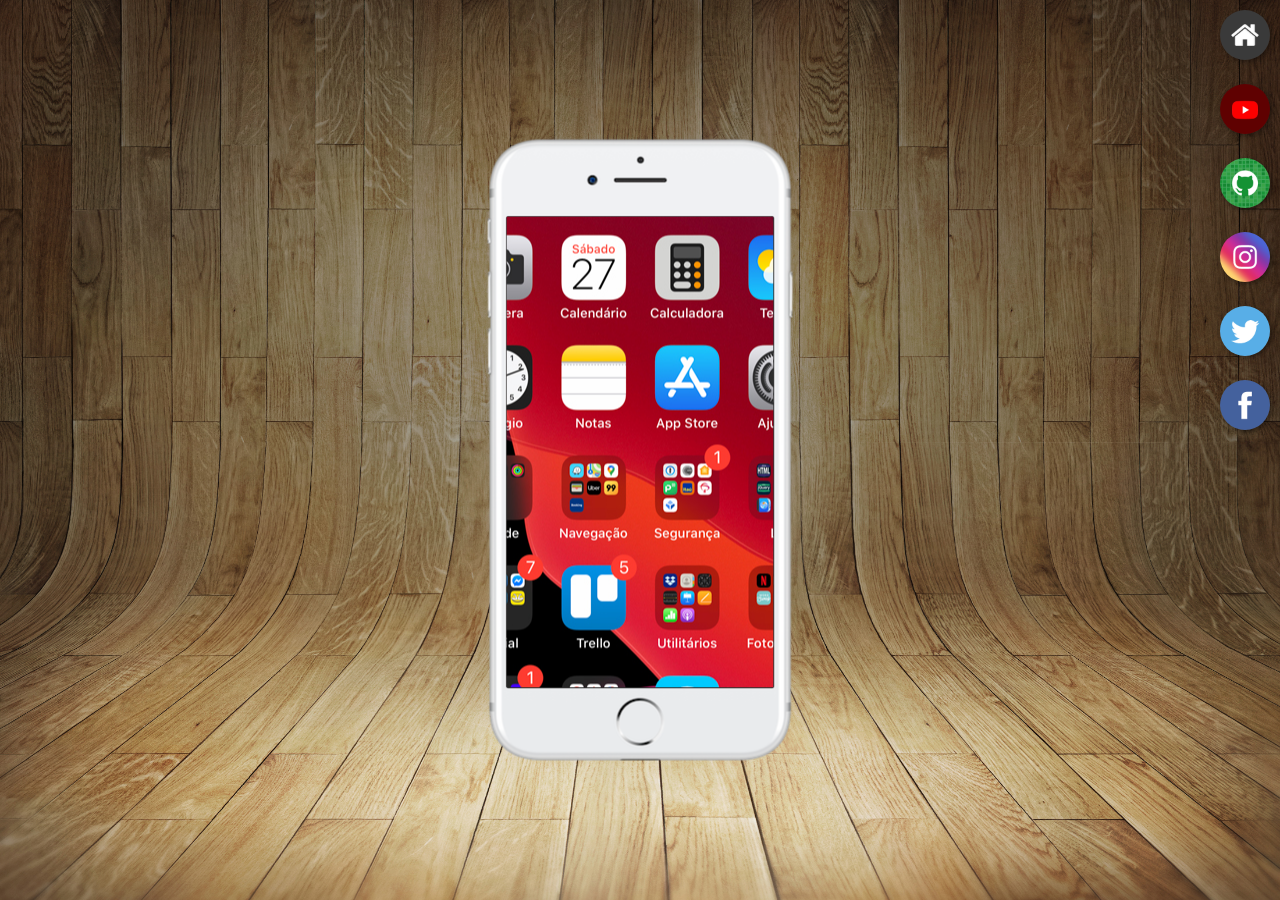
<file: index.html>
<!DOCTYPE html>
<html lang="pt-pt">
<head>
    <meta charset="UTF-8">
    <meta name="viewport" content="width=device-width, initial-scale=1.0">
    <link rel="shortcut icon" href="favicon.ico" type="image/x-icon">
    <link rel="stylesheet" href="estilos/style.css">
    <title>Projecto Redes Sociais</title>
</head>
<body>
    <main>
        <section id="telefone">
            <iframe src="home.html" frameborder="0" name="tela" id="tela">
                Seu navegador não é compatível com isso.
            </iframe>
        </section>
        <section id="redes-sociais">   
            <a href="home.html" target="tela"><img src="imagens/logo-home.jpg" alt="Home"></a><br>
            <a href="youtube.html" target="tela"><img src="imagens/logo-youtube.jpg" alt="YouTube"></a><br>
            <a href="github.html" target="tela"><img src="imagens/logo-github.jpg" alt="GitHub"></a><br>
            <a href="instagram.html" target="tela"><img src="imagens/logo-instagram.jpg" alt="Instagram"></a><br>
            <a href="twitter.html" target="tela"><img src="imagens/logo-twitter.jpg" alt="Twitter"></a><br>
            <a href="facebook.html" target="tela"><img src="imagens/logo-facebook.jpg" alt="Facebook"></a>
        </section>
    </main>
</body>
</html>
</file>
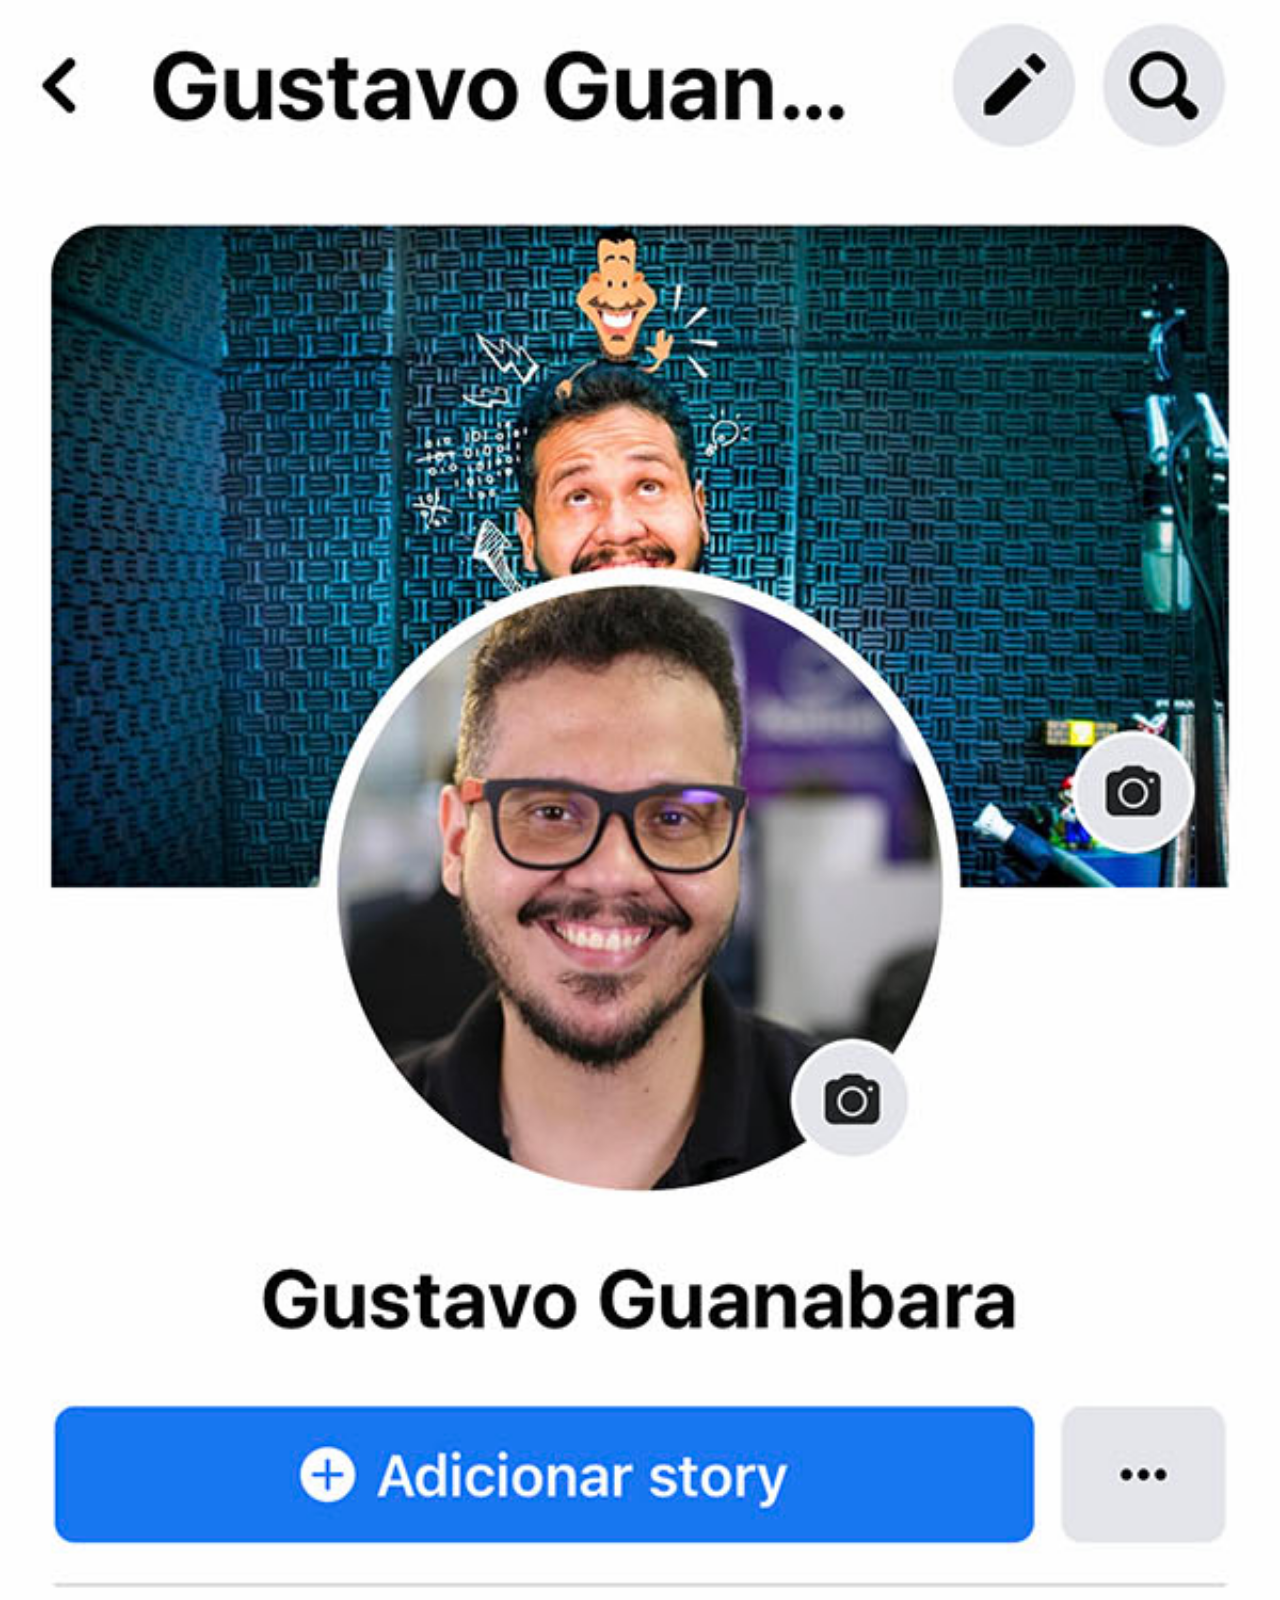
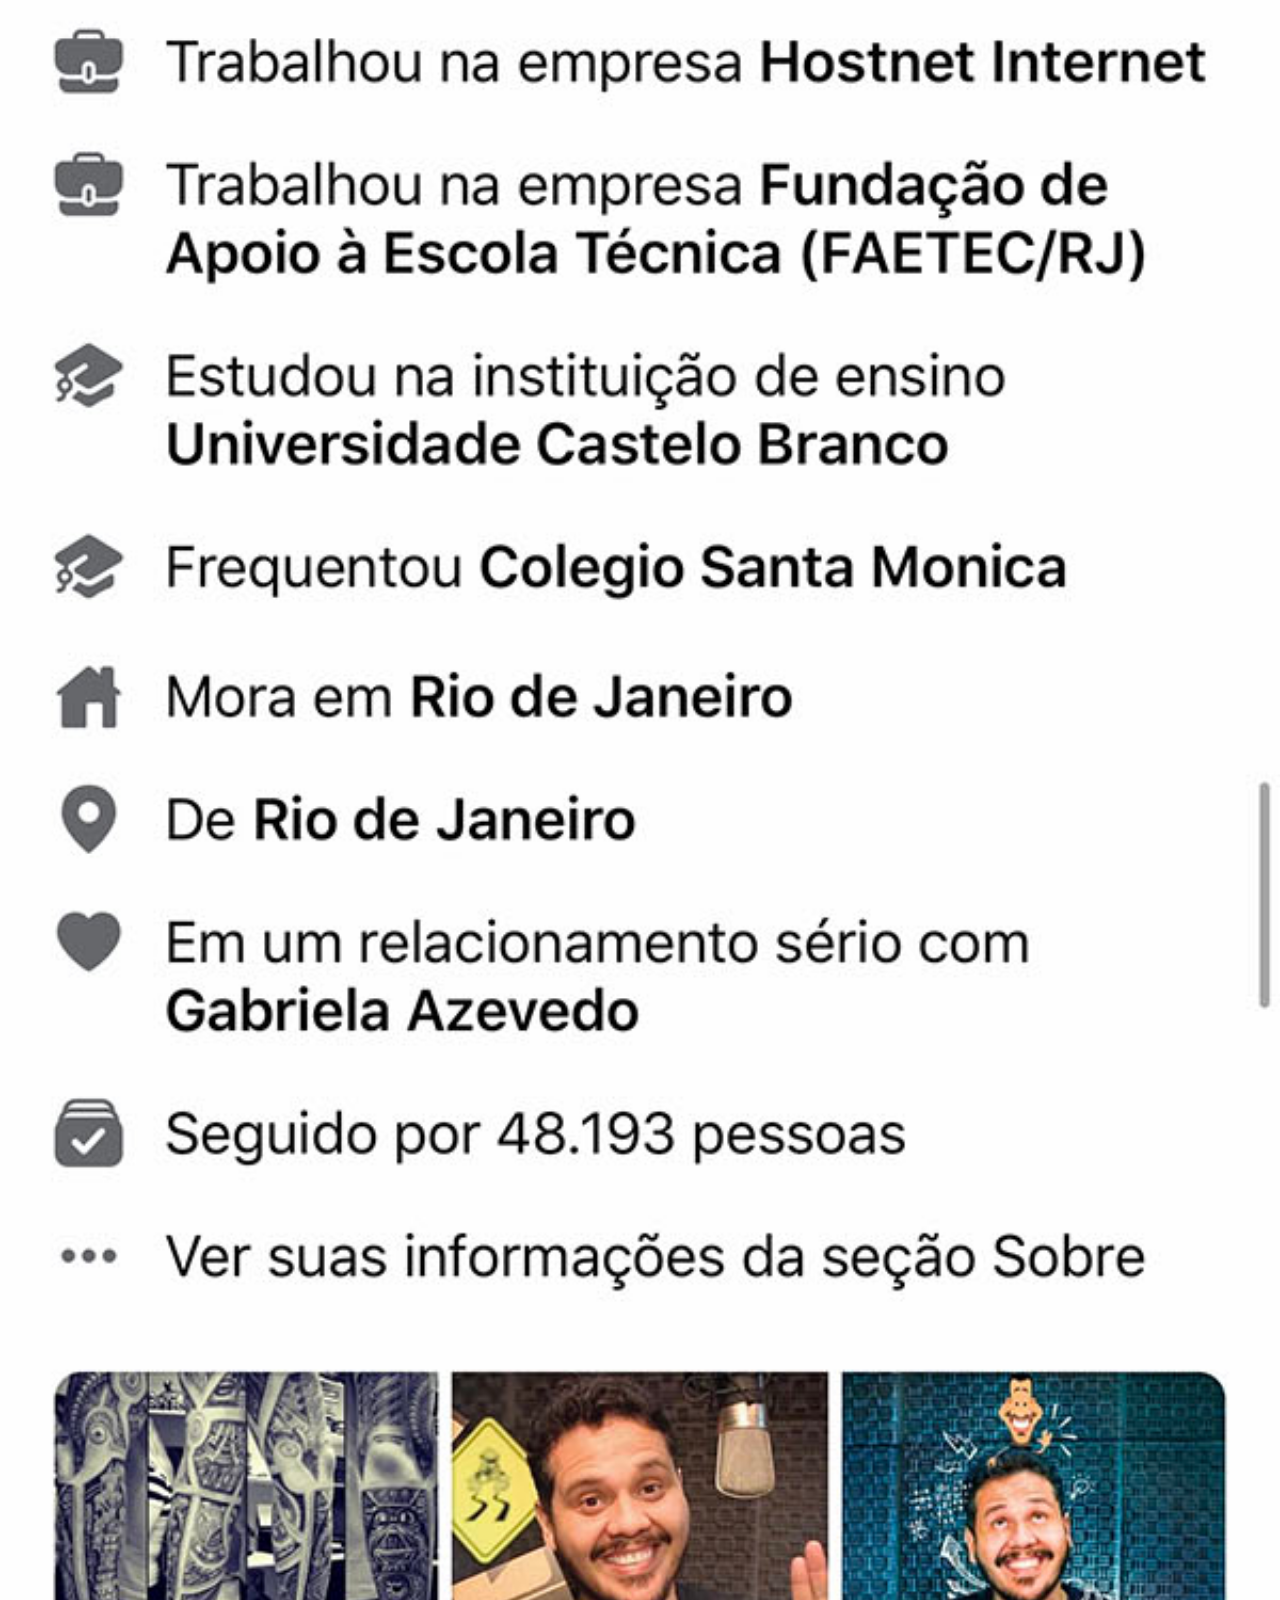
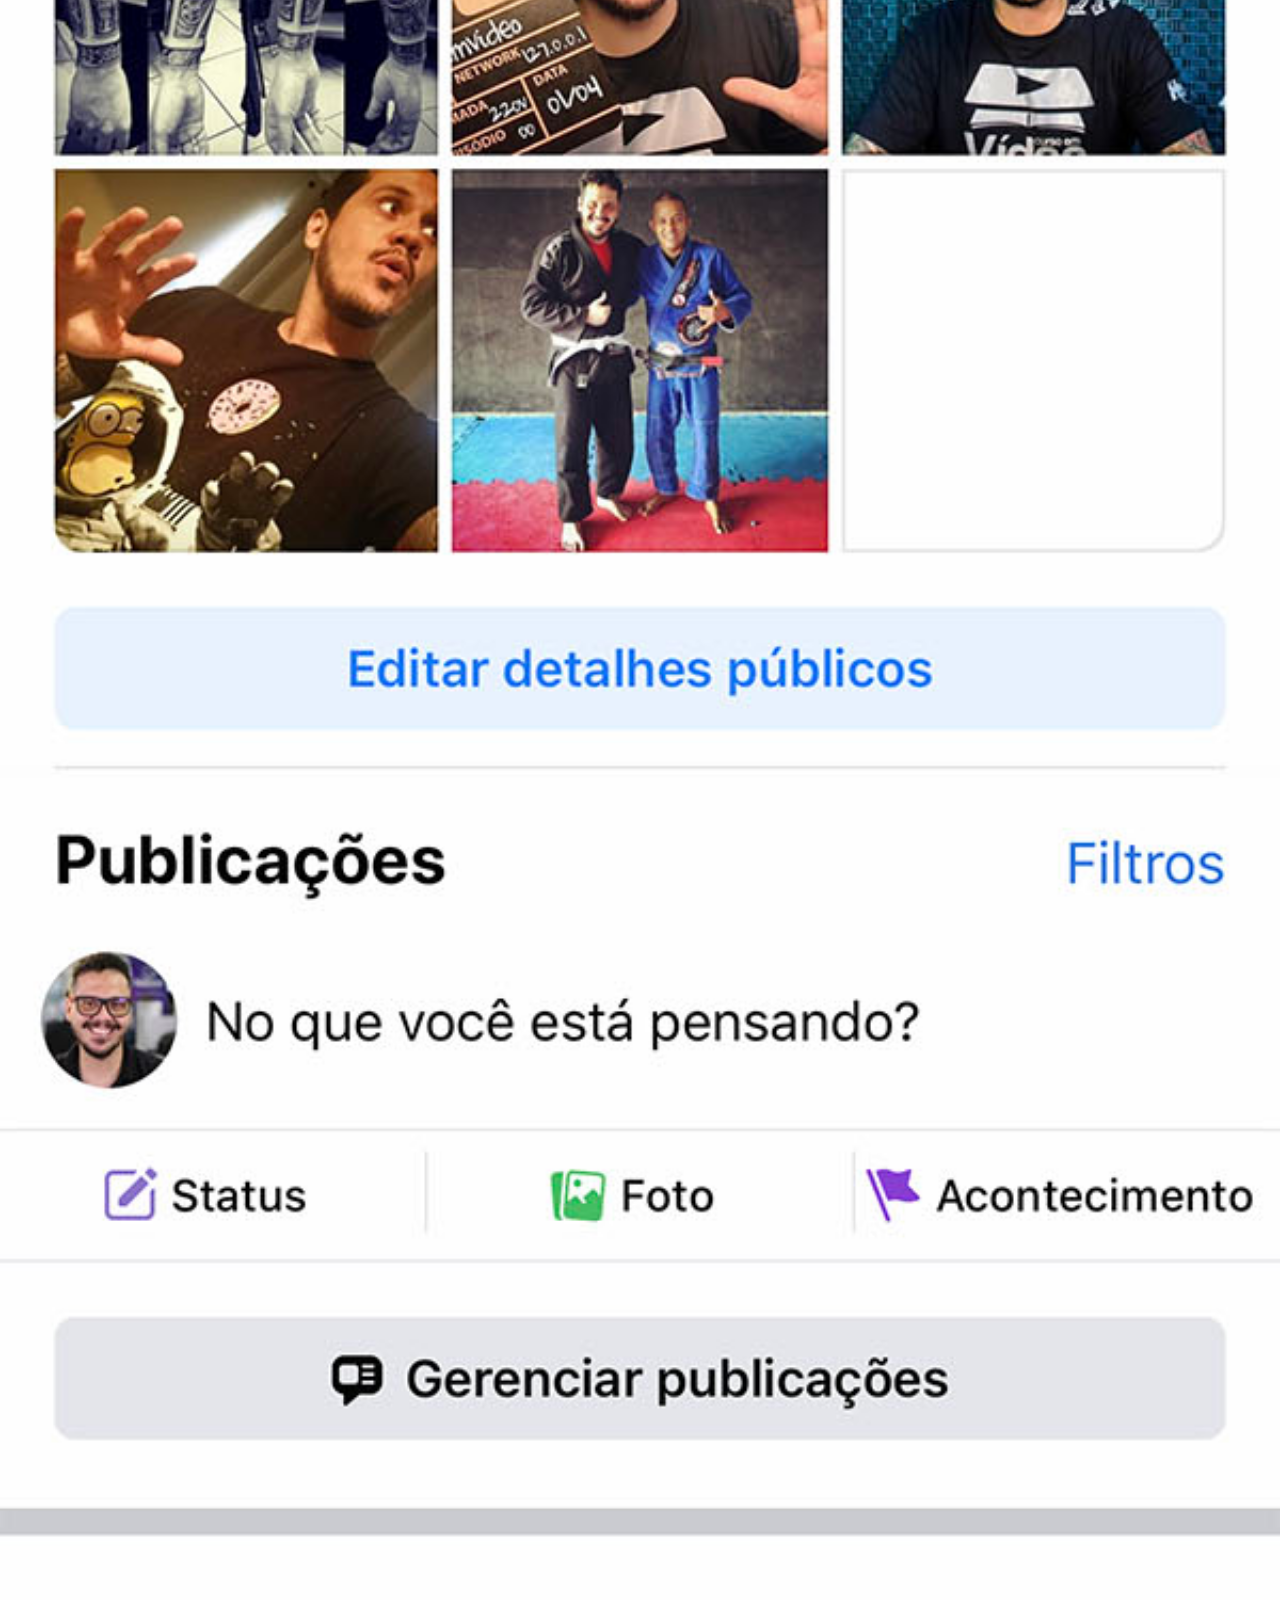
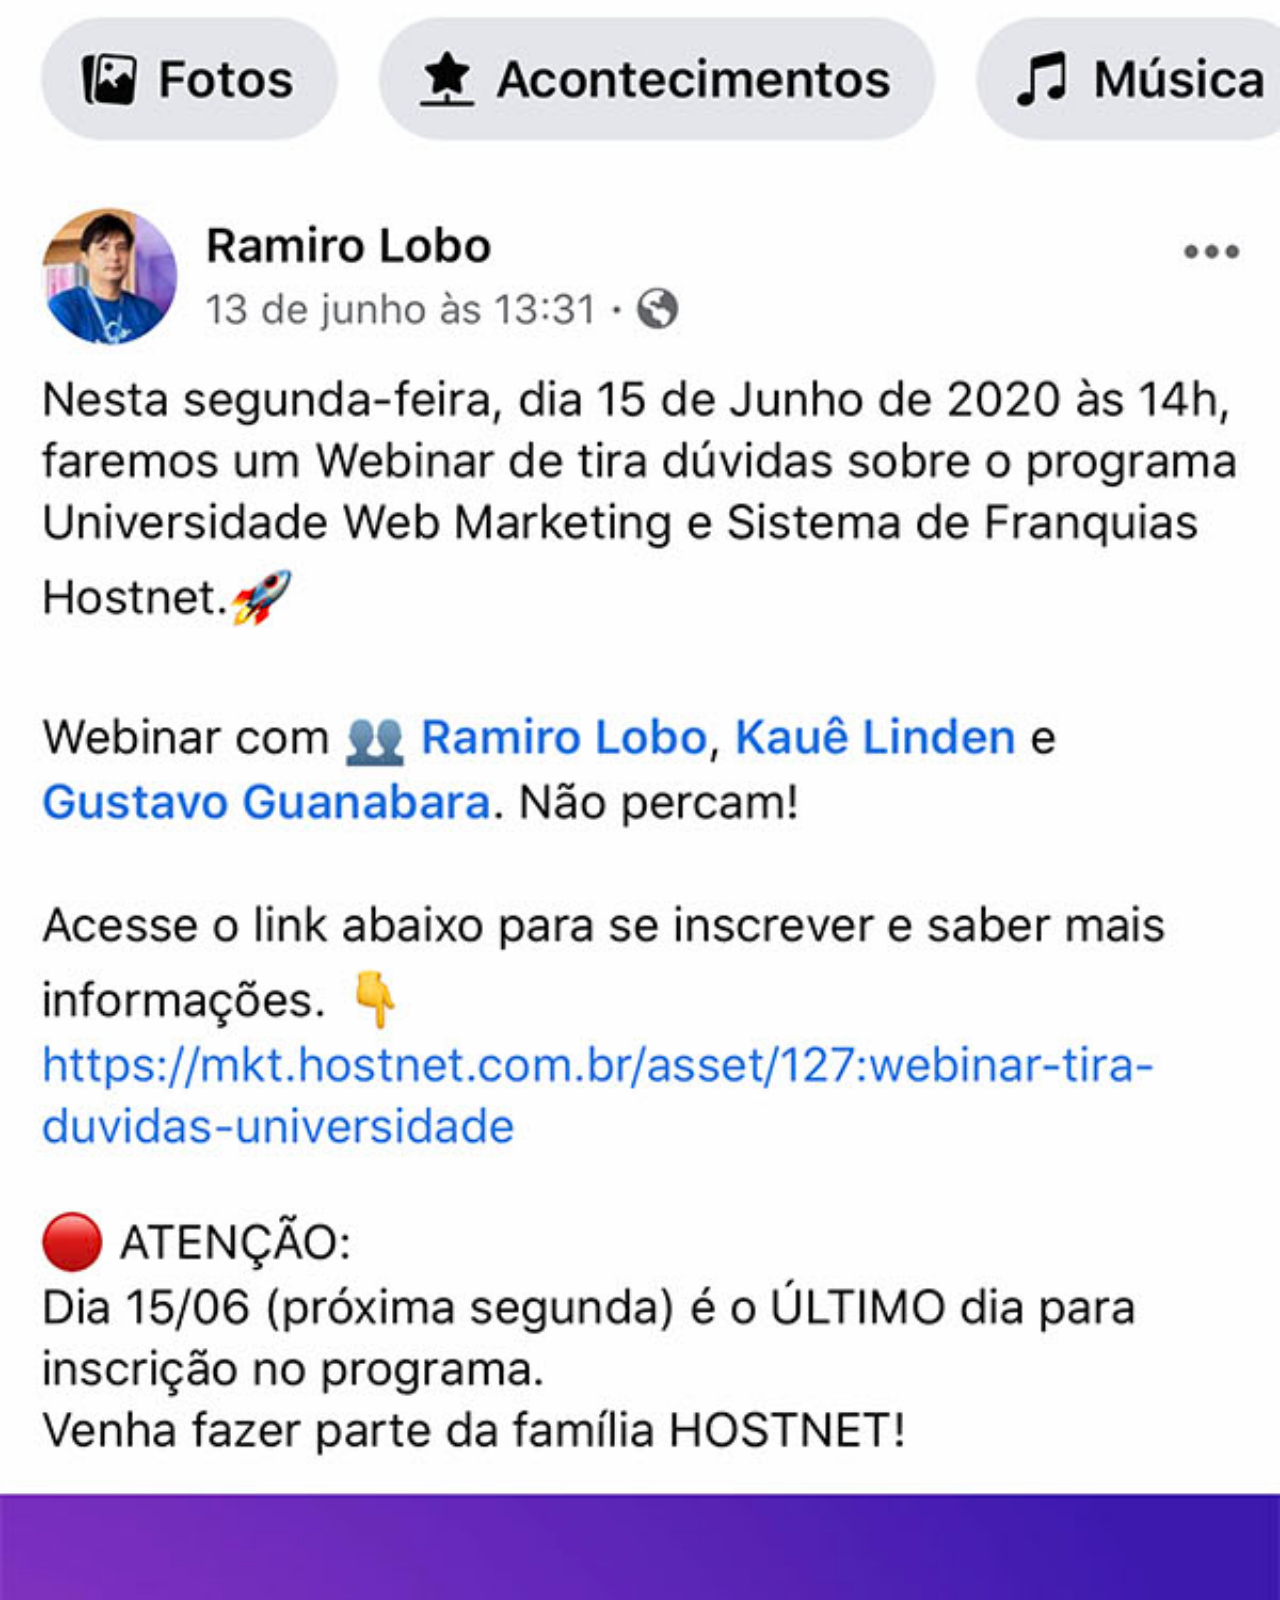
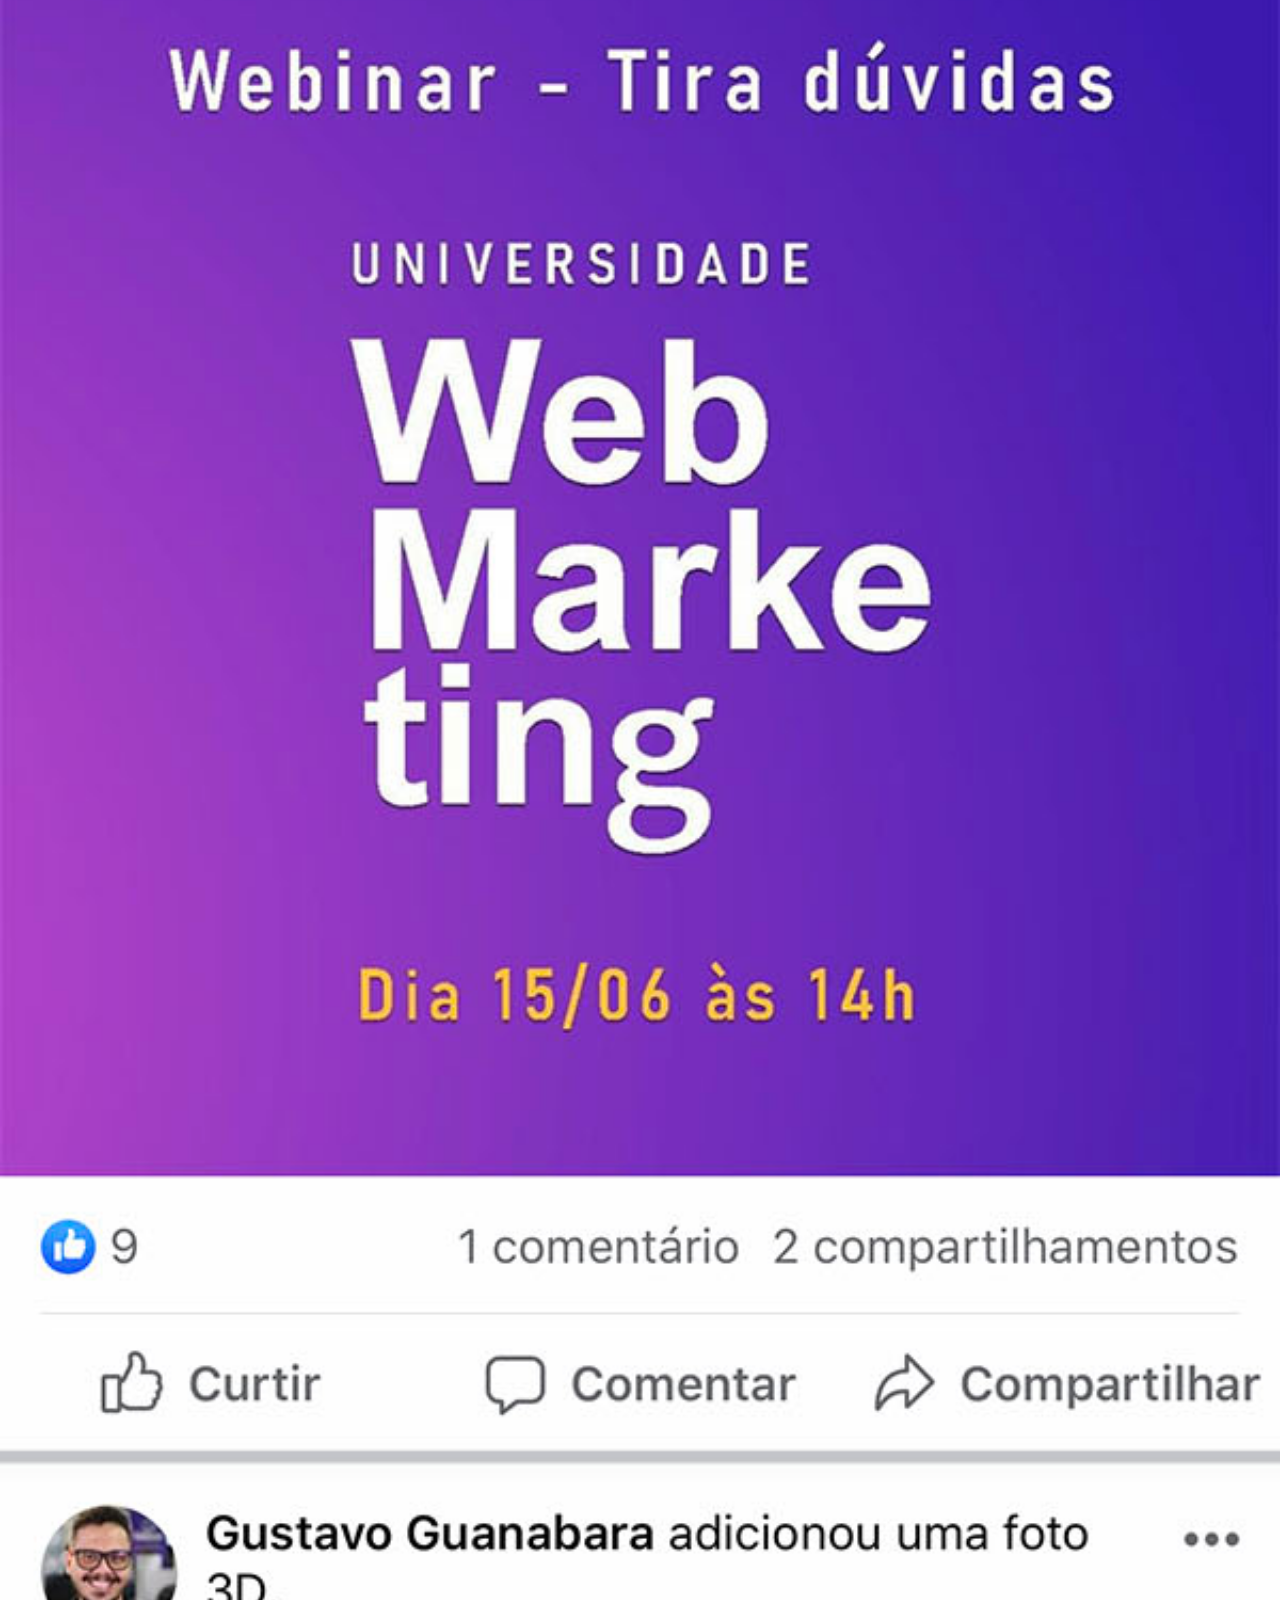
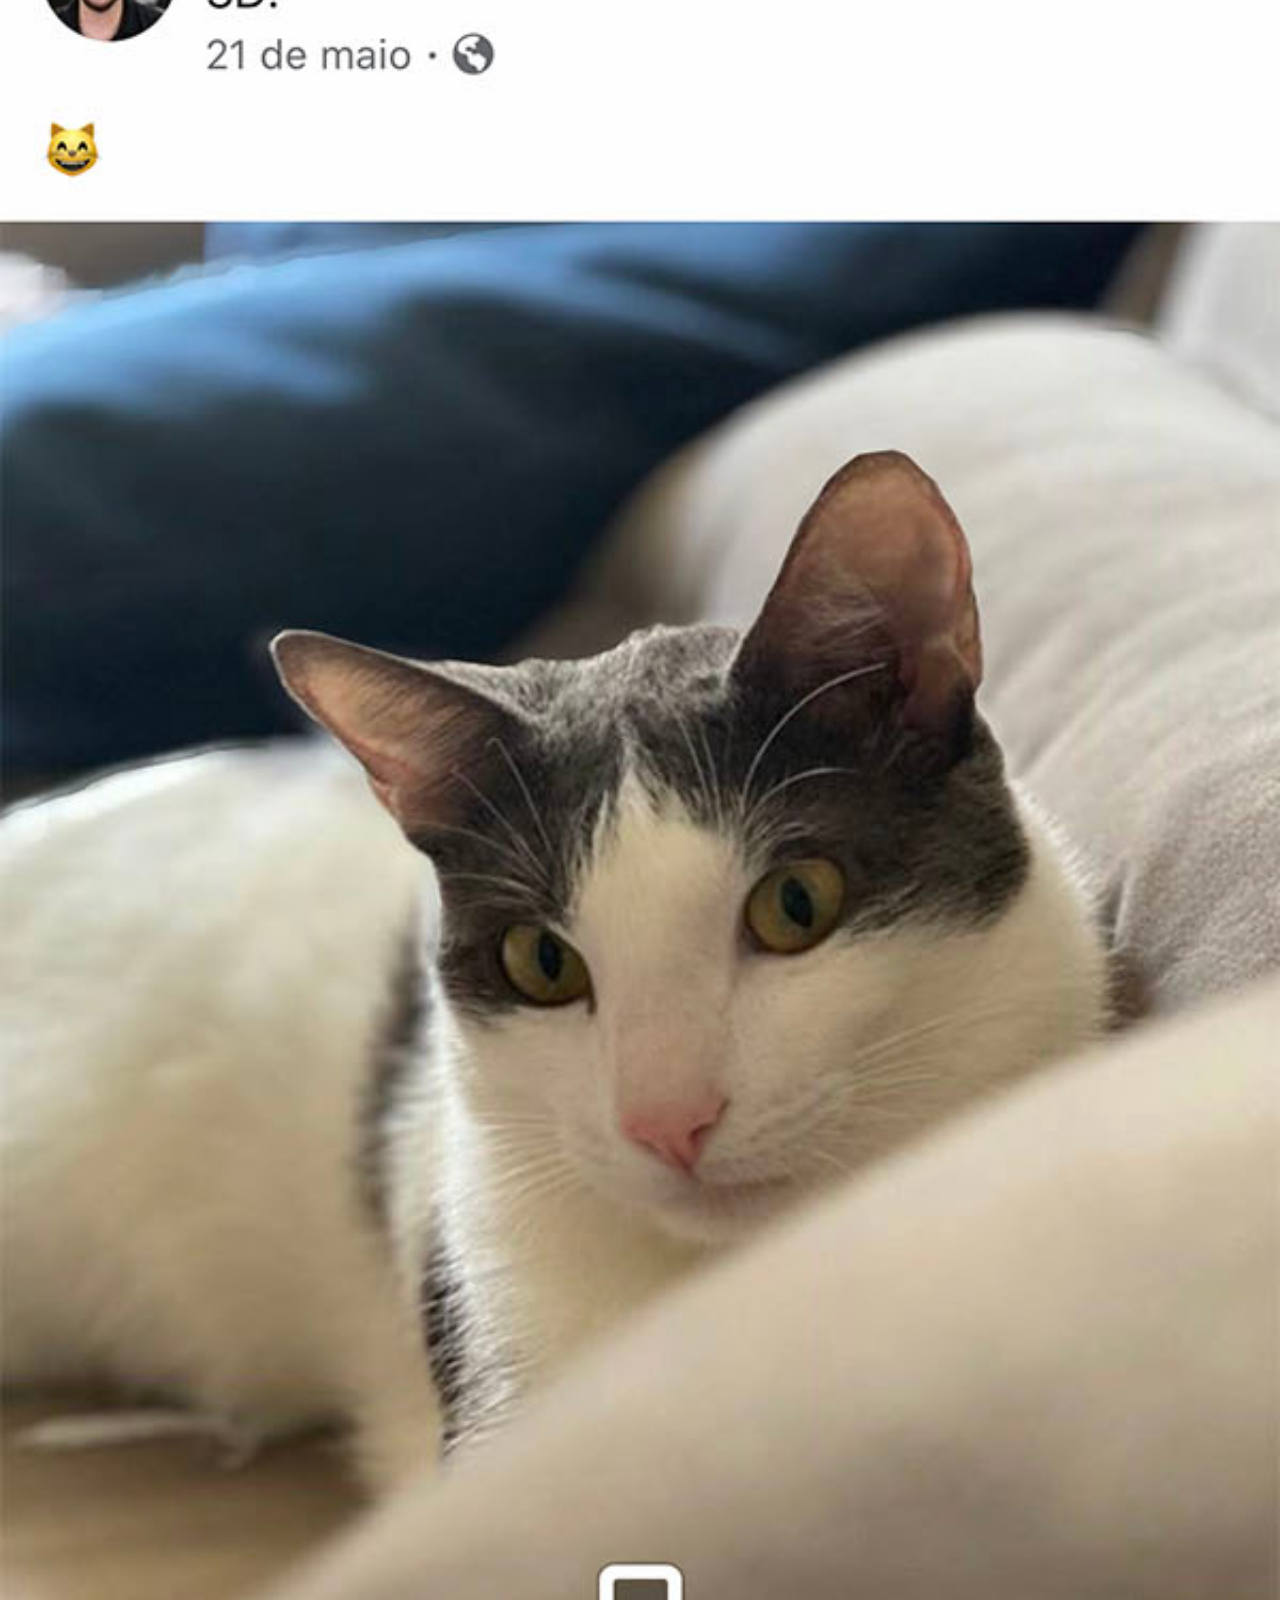
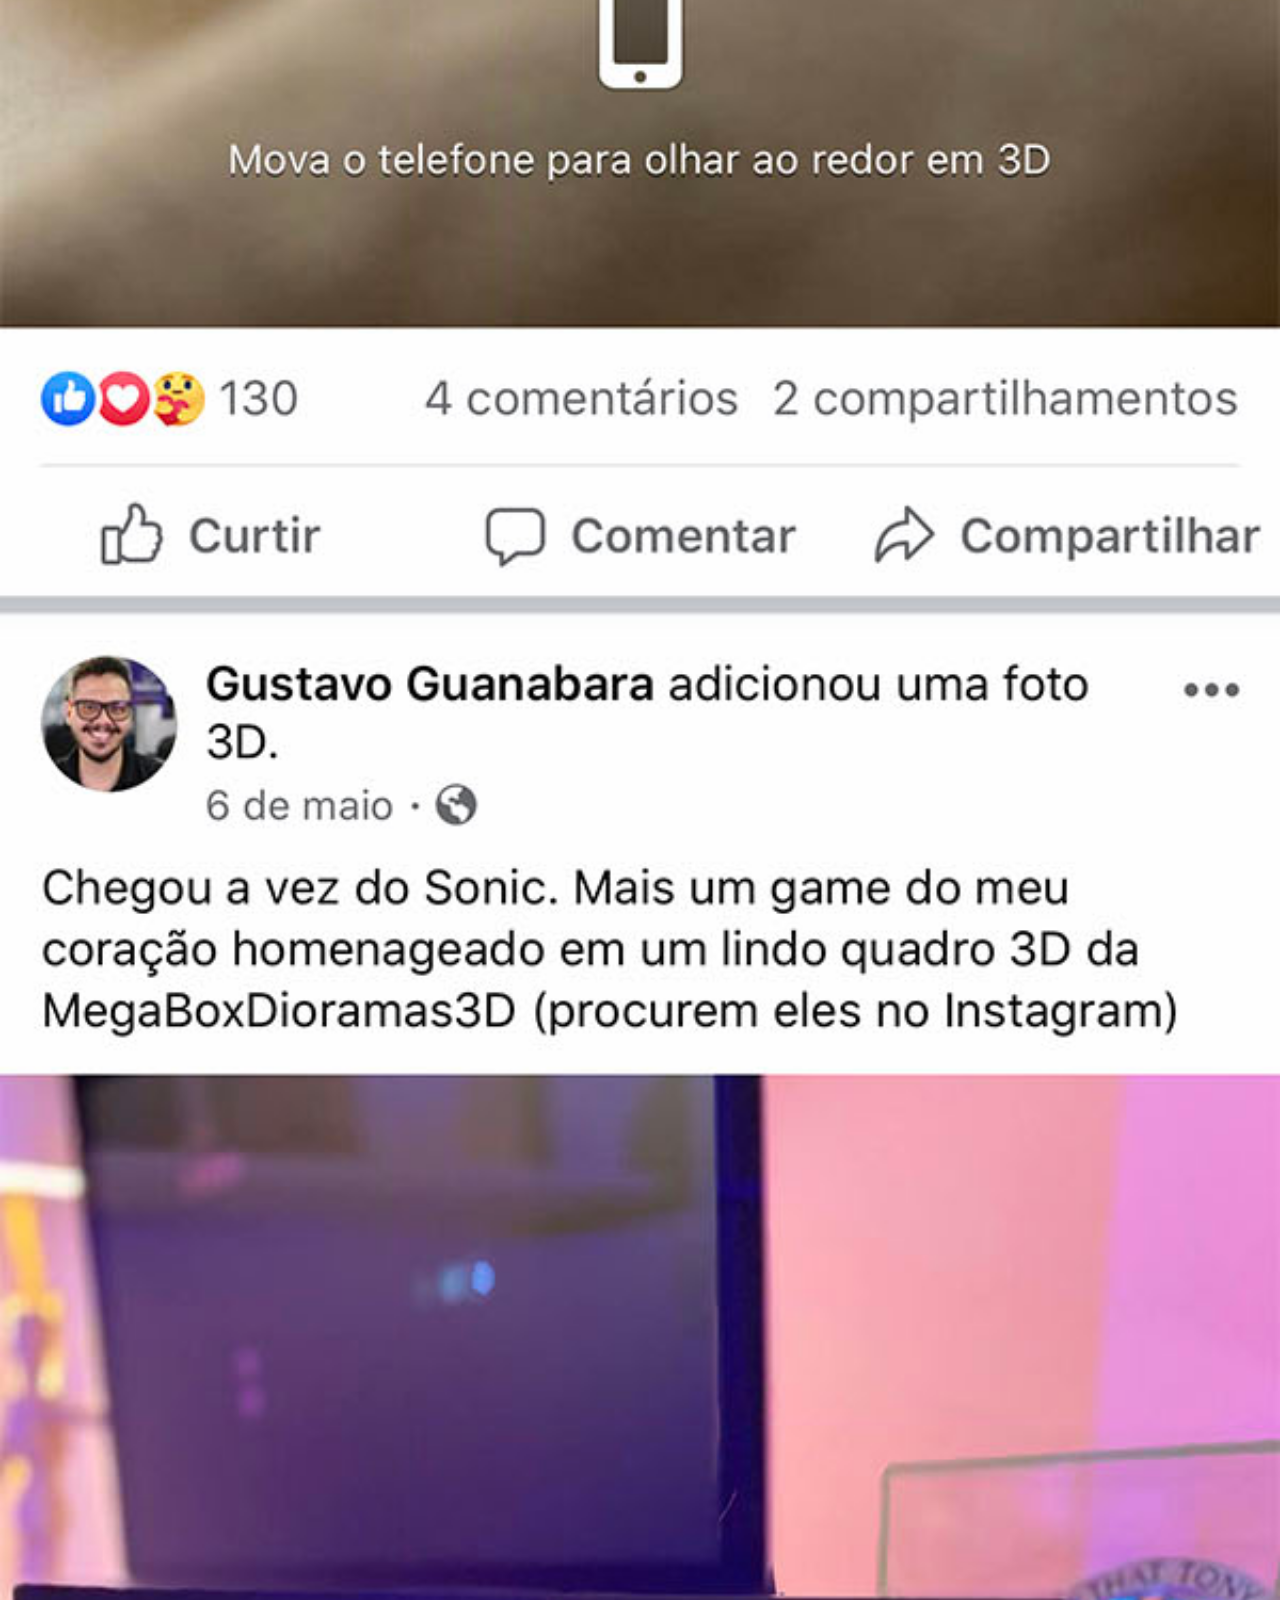
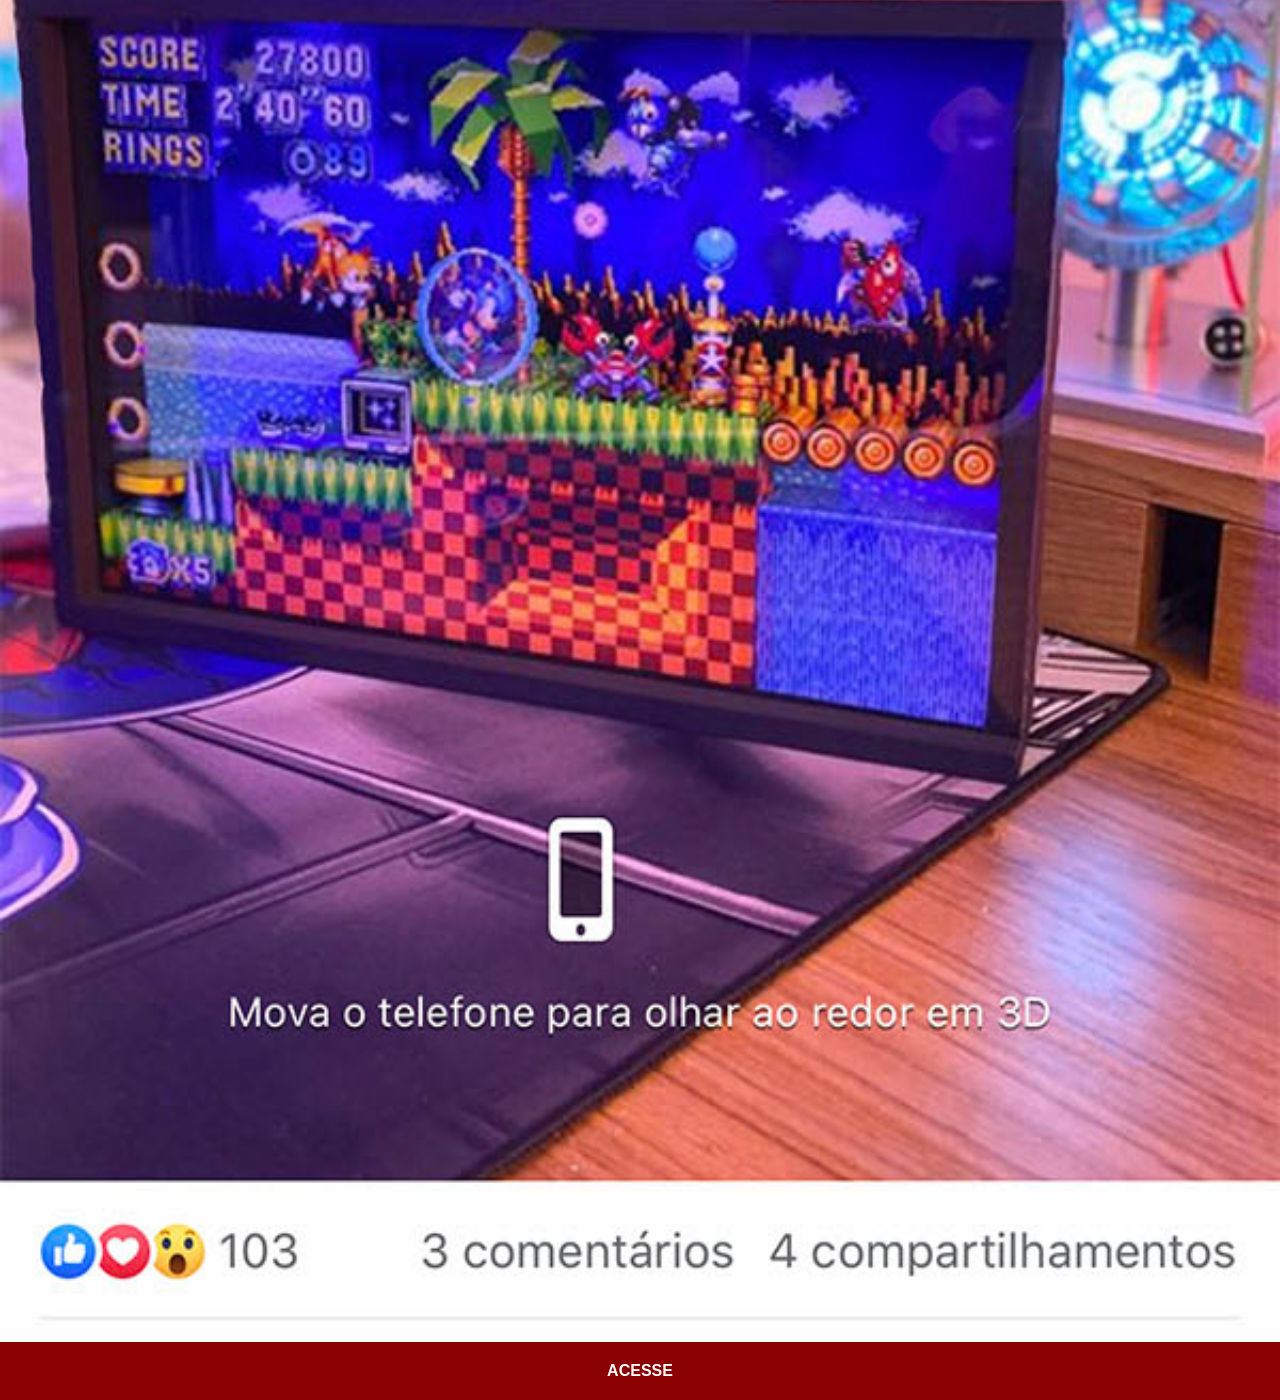
<file: facebook.html>
<!DOCTYPE html>
<html lang="pt-pt">
<head>
    <meta charset="UTF-8">
    <meta name="viewport" content="width=device-width, initial-scale=1.0">
    <title>Facebook</title>
    <link rel="stylesheet" href="estilos/social.css">
</head>
<body>
    <img src="imagens/tela-facebook.jpg" alt="Facebook">
    <a href="https://web.facebook.com/ronaldohobby" target="_blank">ACESSE</a>
</body>
</html>
</file>
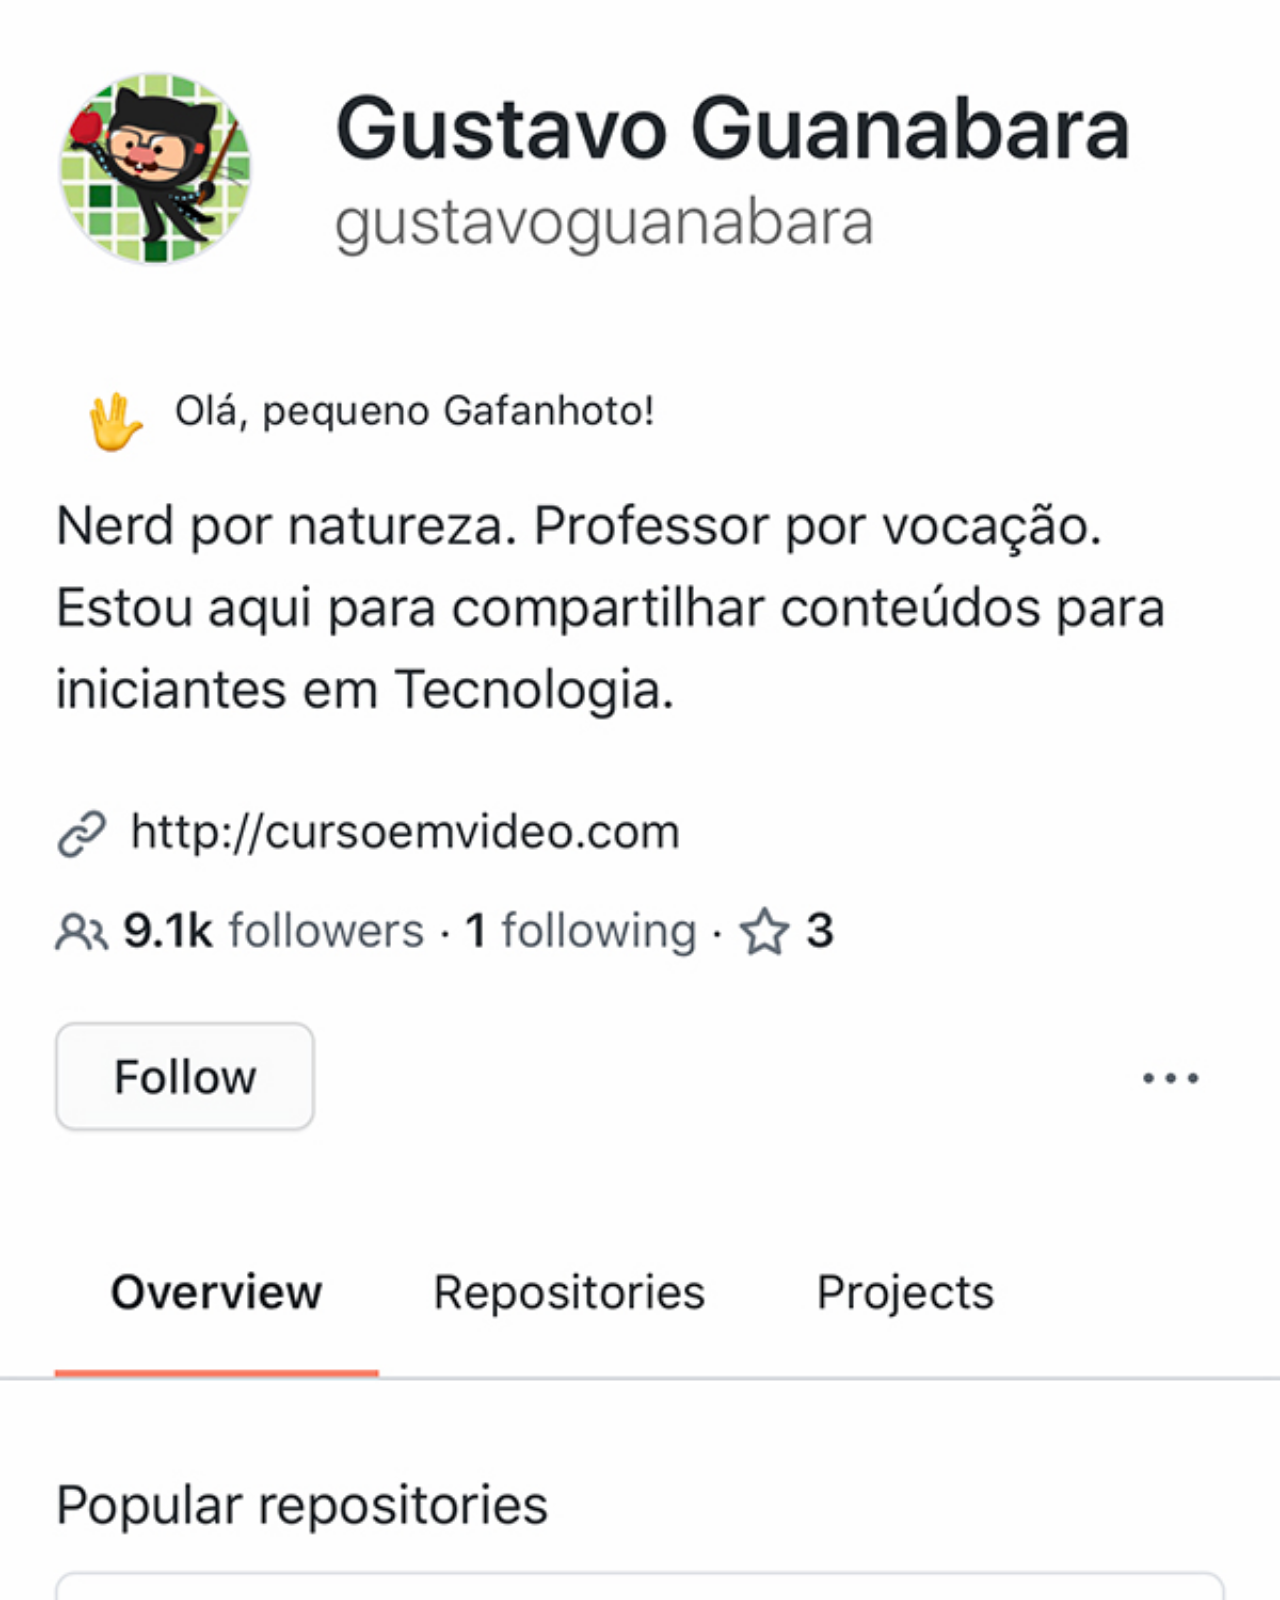
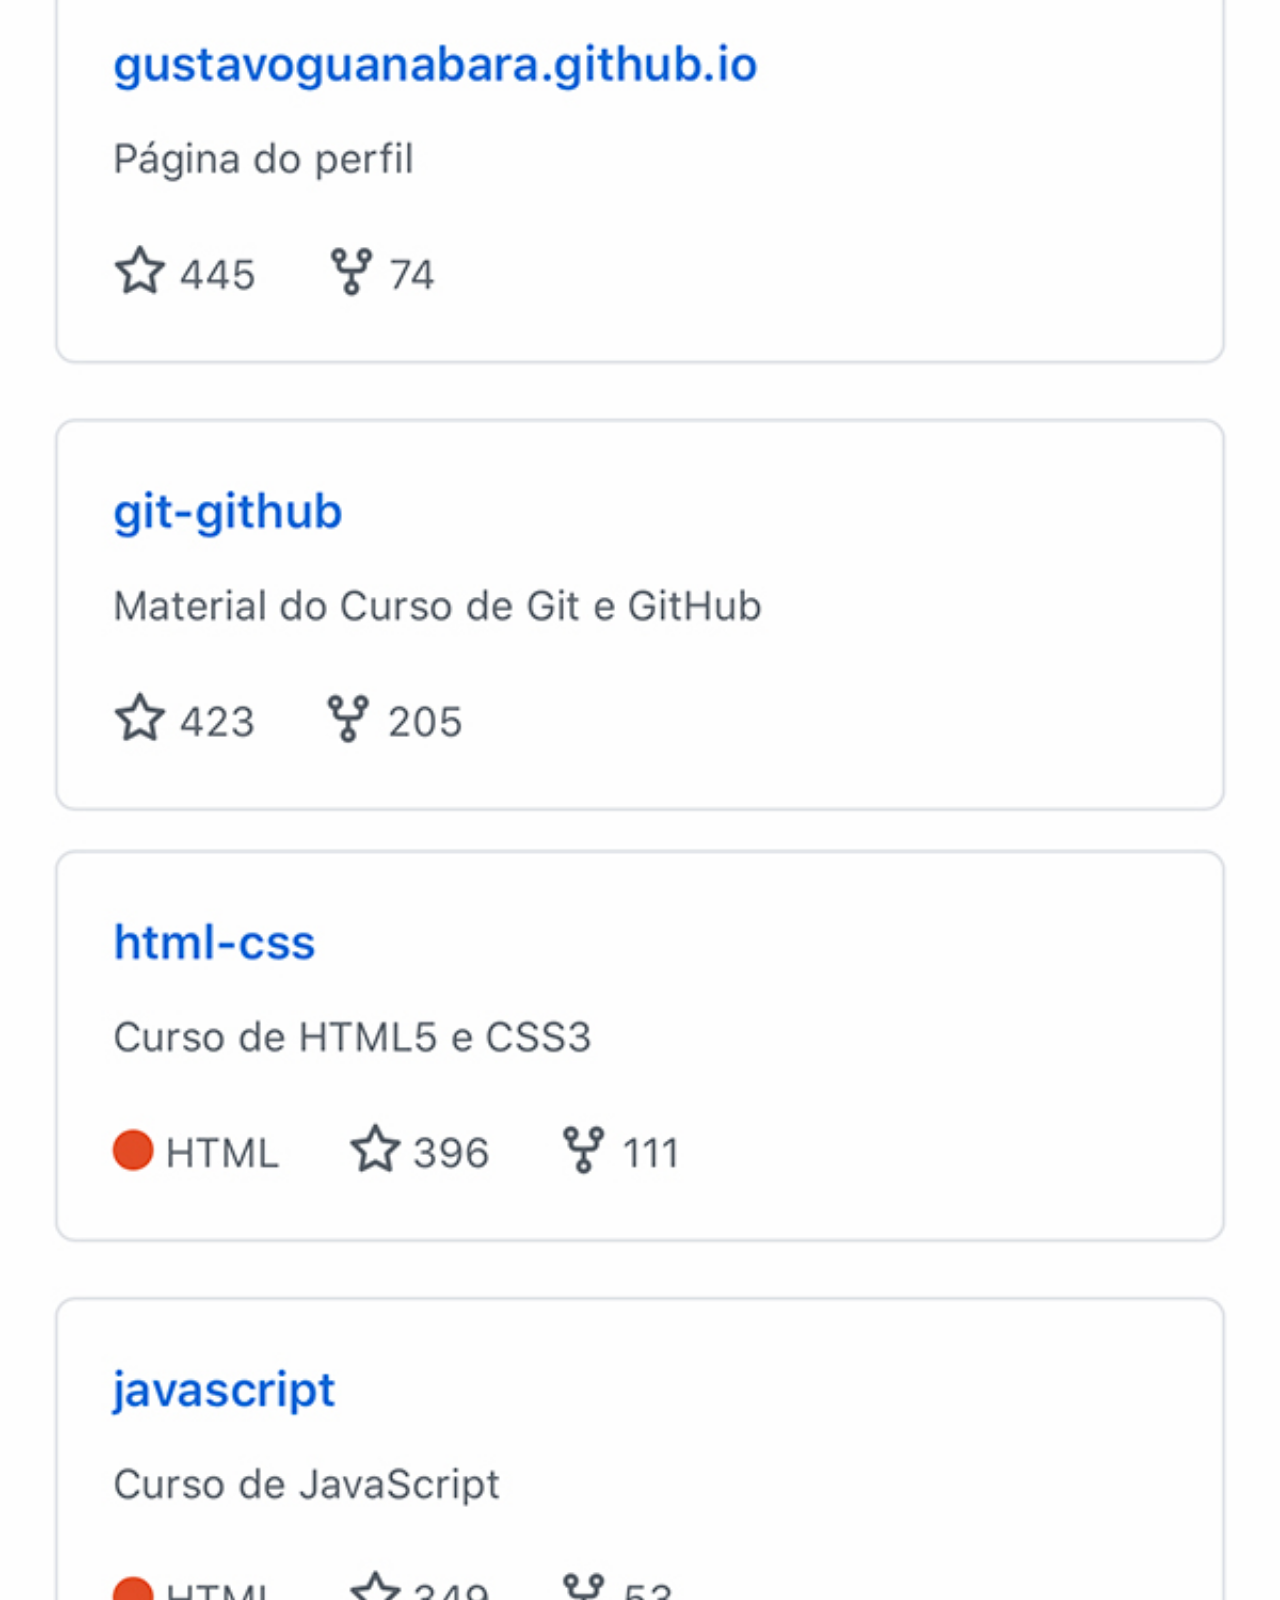
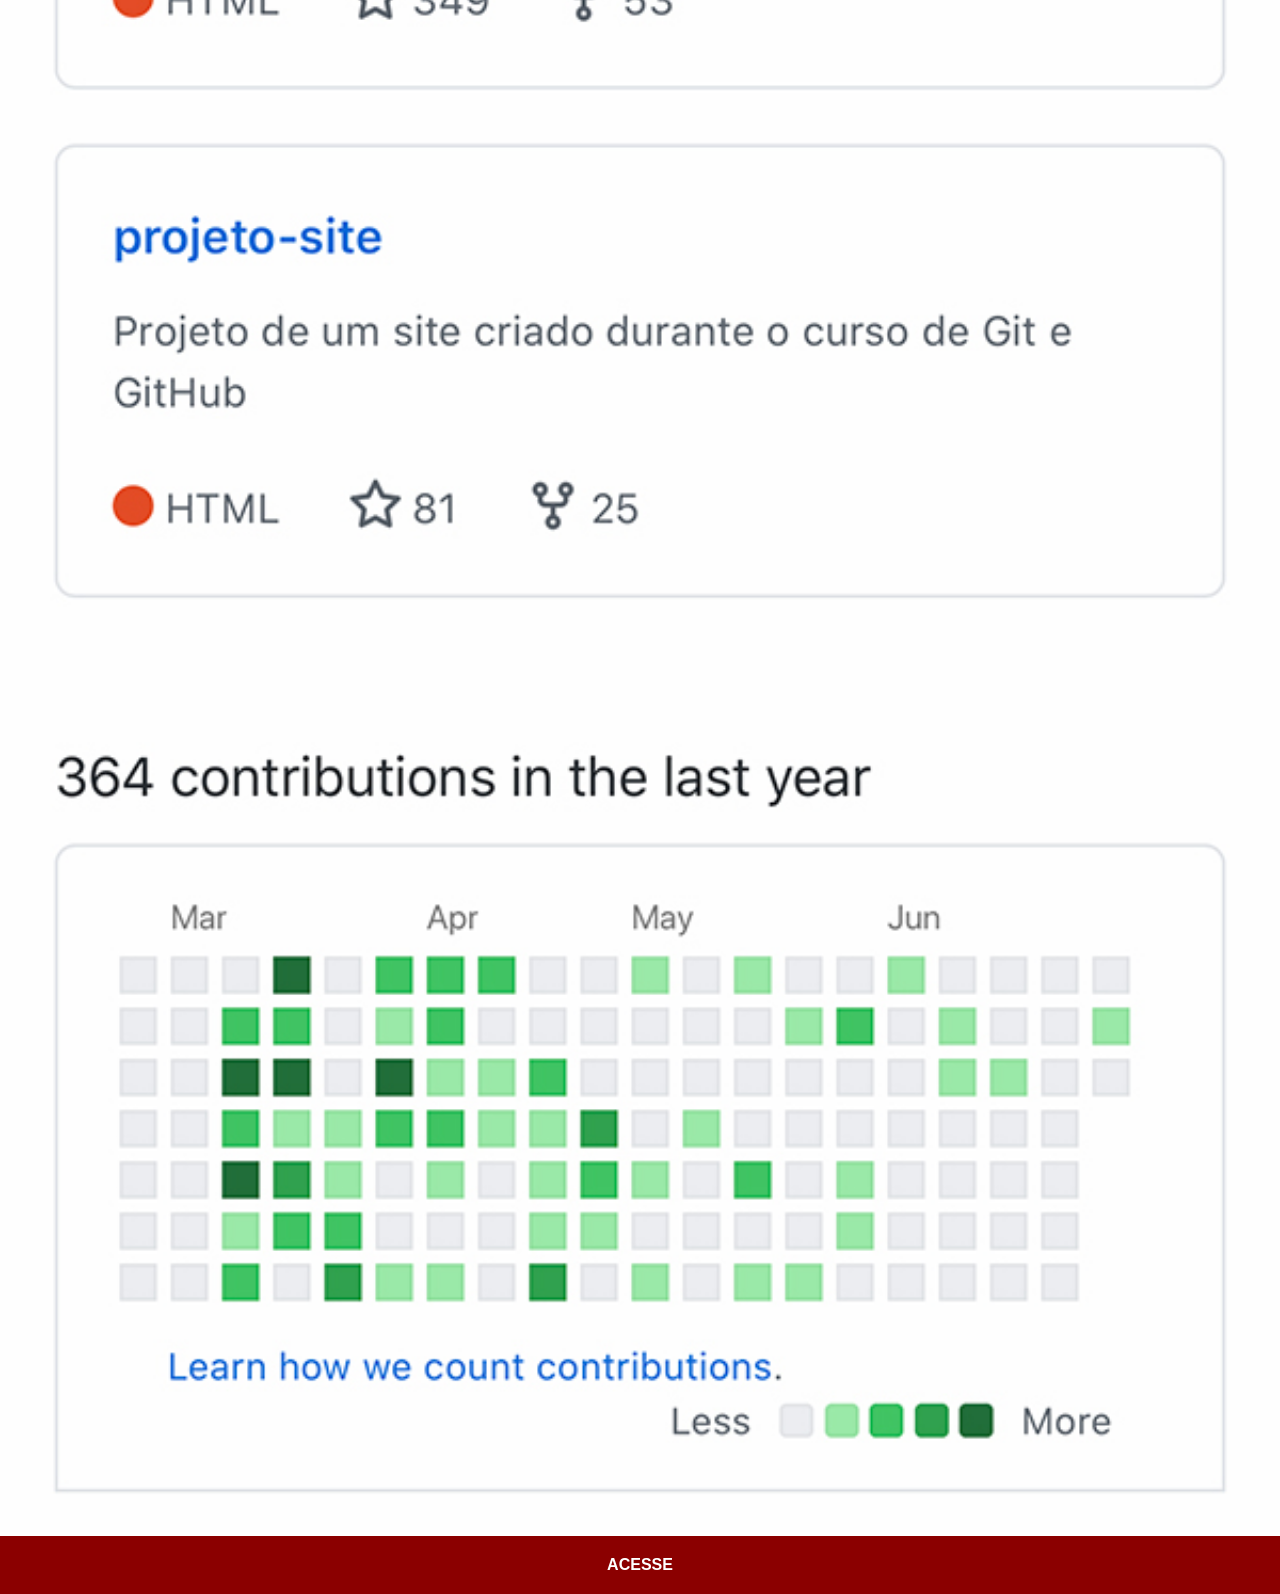
<file: github.html>
<!DOCTYPE html>
<html lang="pt-pt">
<head>
    <meta charset="UTF-8">
    <meta name="viewport" content="width=device-width, initial-scale=1.0">
    <title>GitHub</title>
    <link rel="stylesheet" href="estilos/social.css">
</head>
<body>
    <img src="imagens/tela-github.jpg" alt="GitHub">
    <a href="https://github.com/ronaldohobby" target="_blank">ACESSE</a>
</body>
</html>
</file>
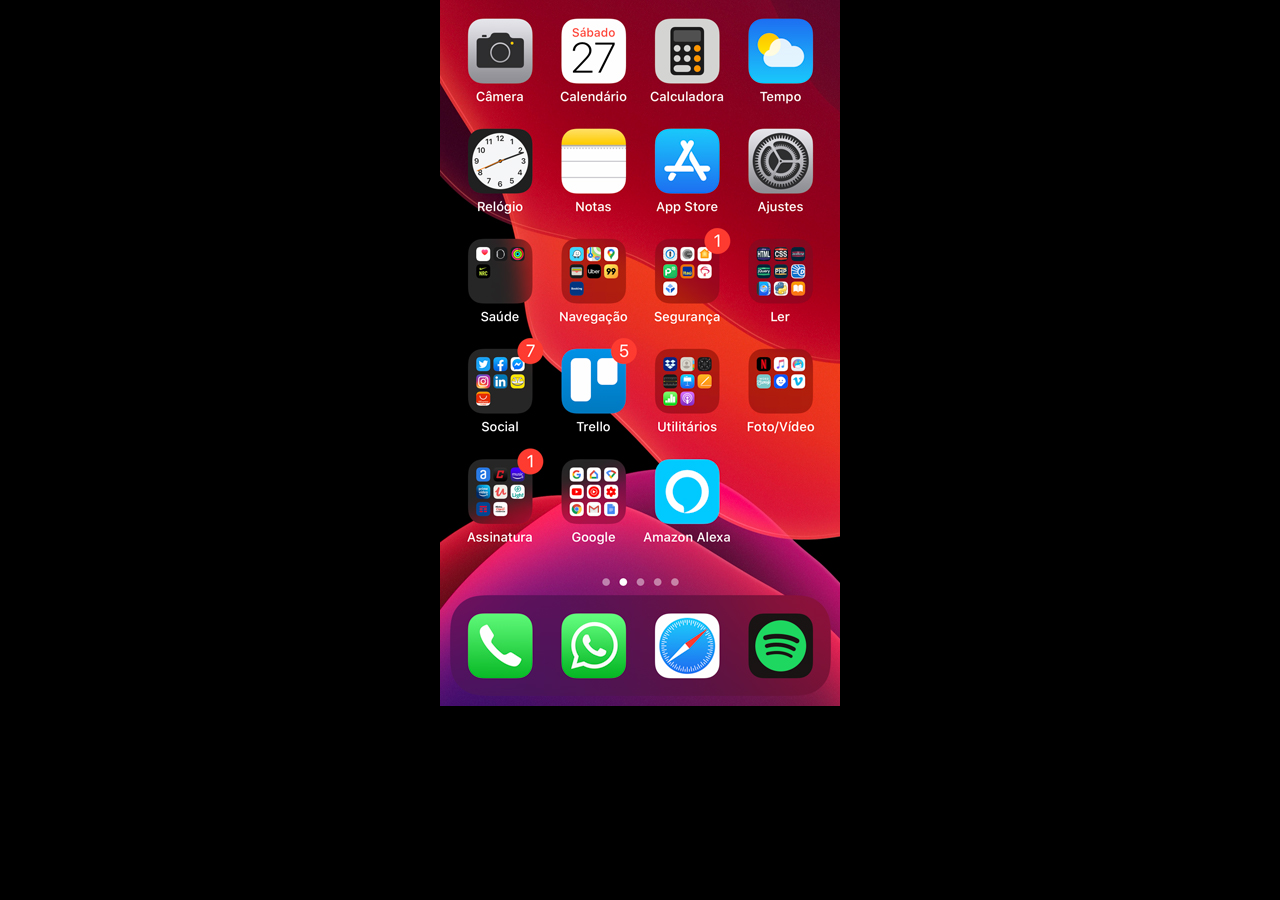
<file: home.html>
<!DOCTYPE html>
<html lang="pt-pt">
<head>
    <meta charset="UTF-8">
    <meta name="viewport" content="width=device-width, initial-scale=1.0">
    <title>Home</title>
    <style>
        body {
            margin: 0px;
            padding: 0px;
        }

        body {
            width: 100vw;
            height: 100vh;
            background: black url('imagens/tela-home.jpg') no-repeat top center;
        }
    </style>
</head>
<body>
    
</body>
</html>
</file>
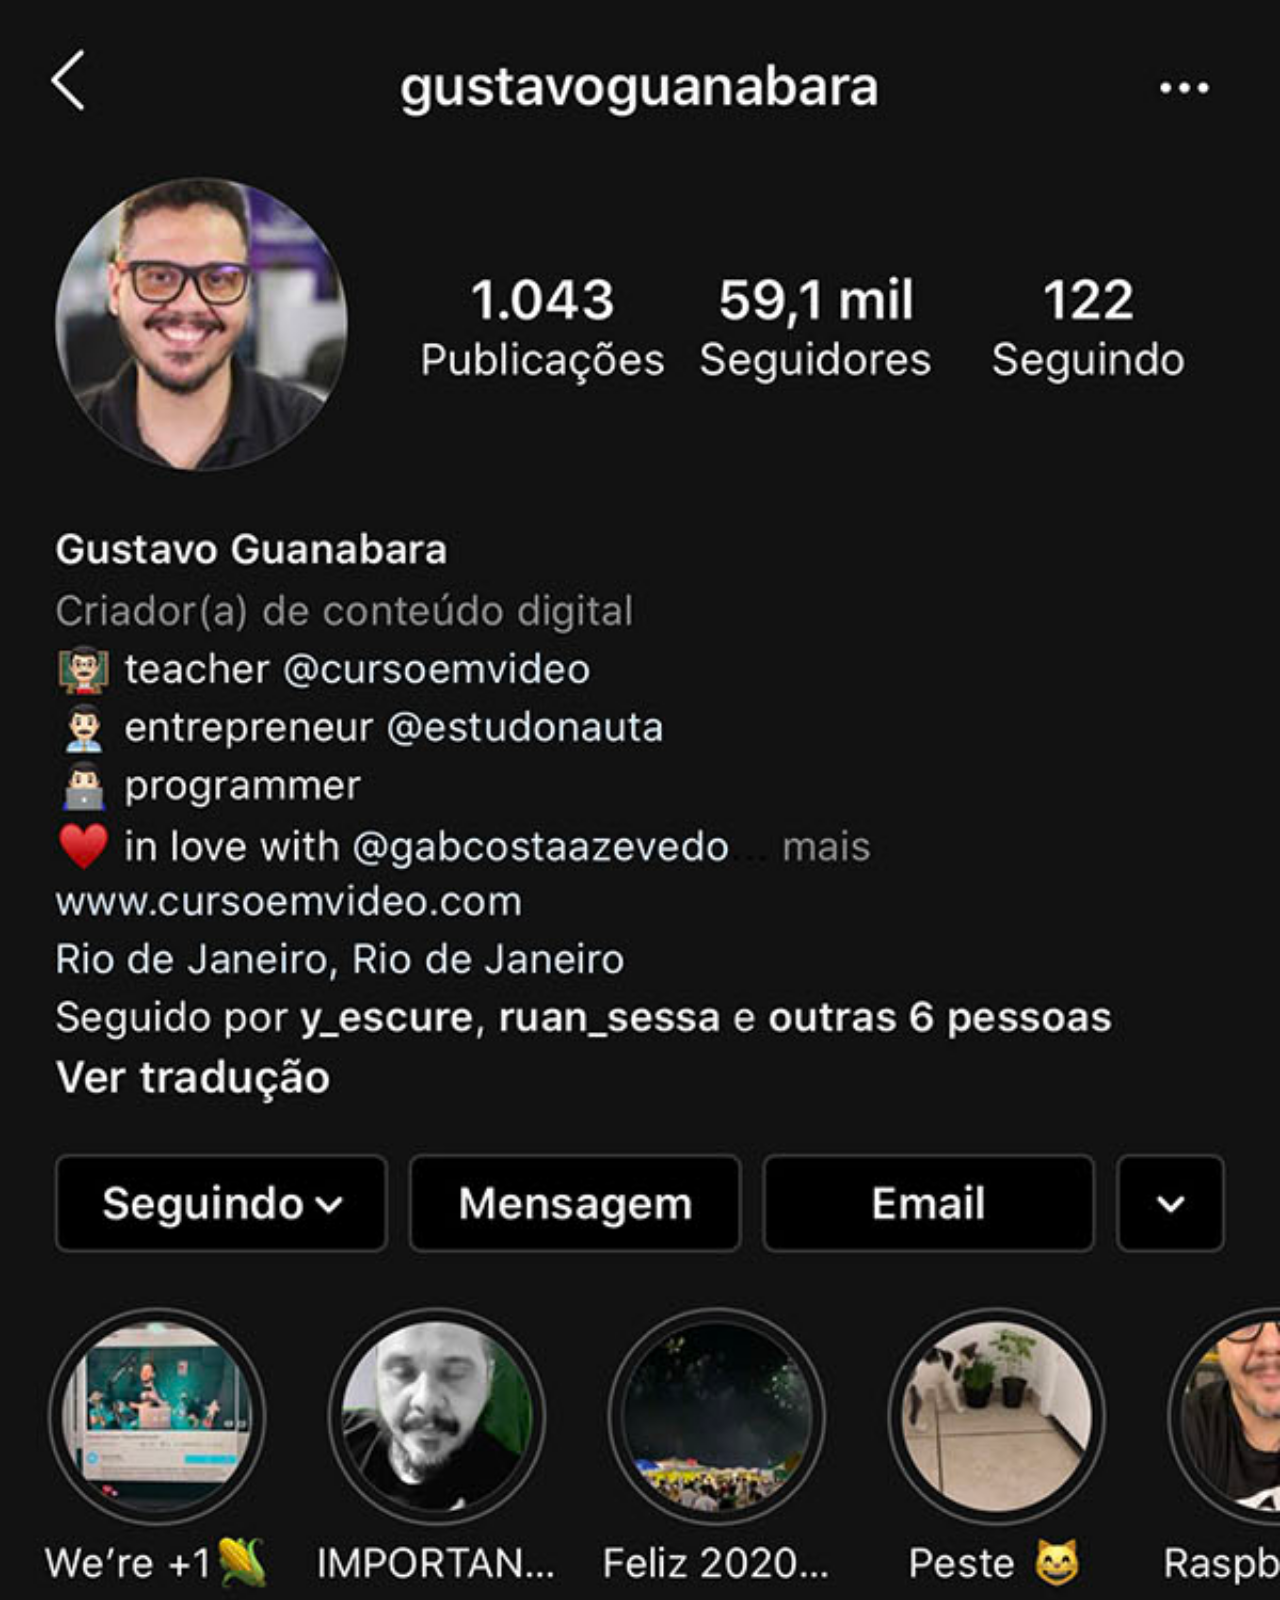
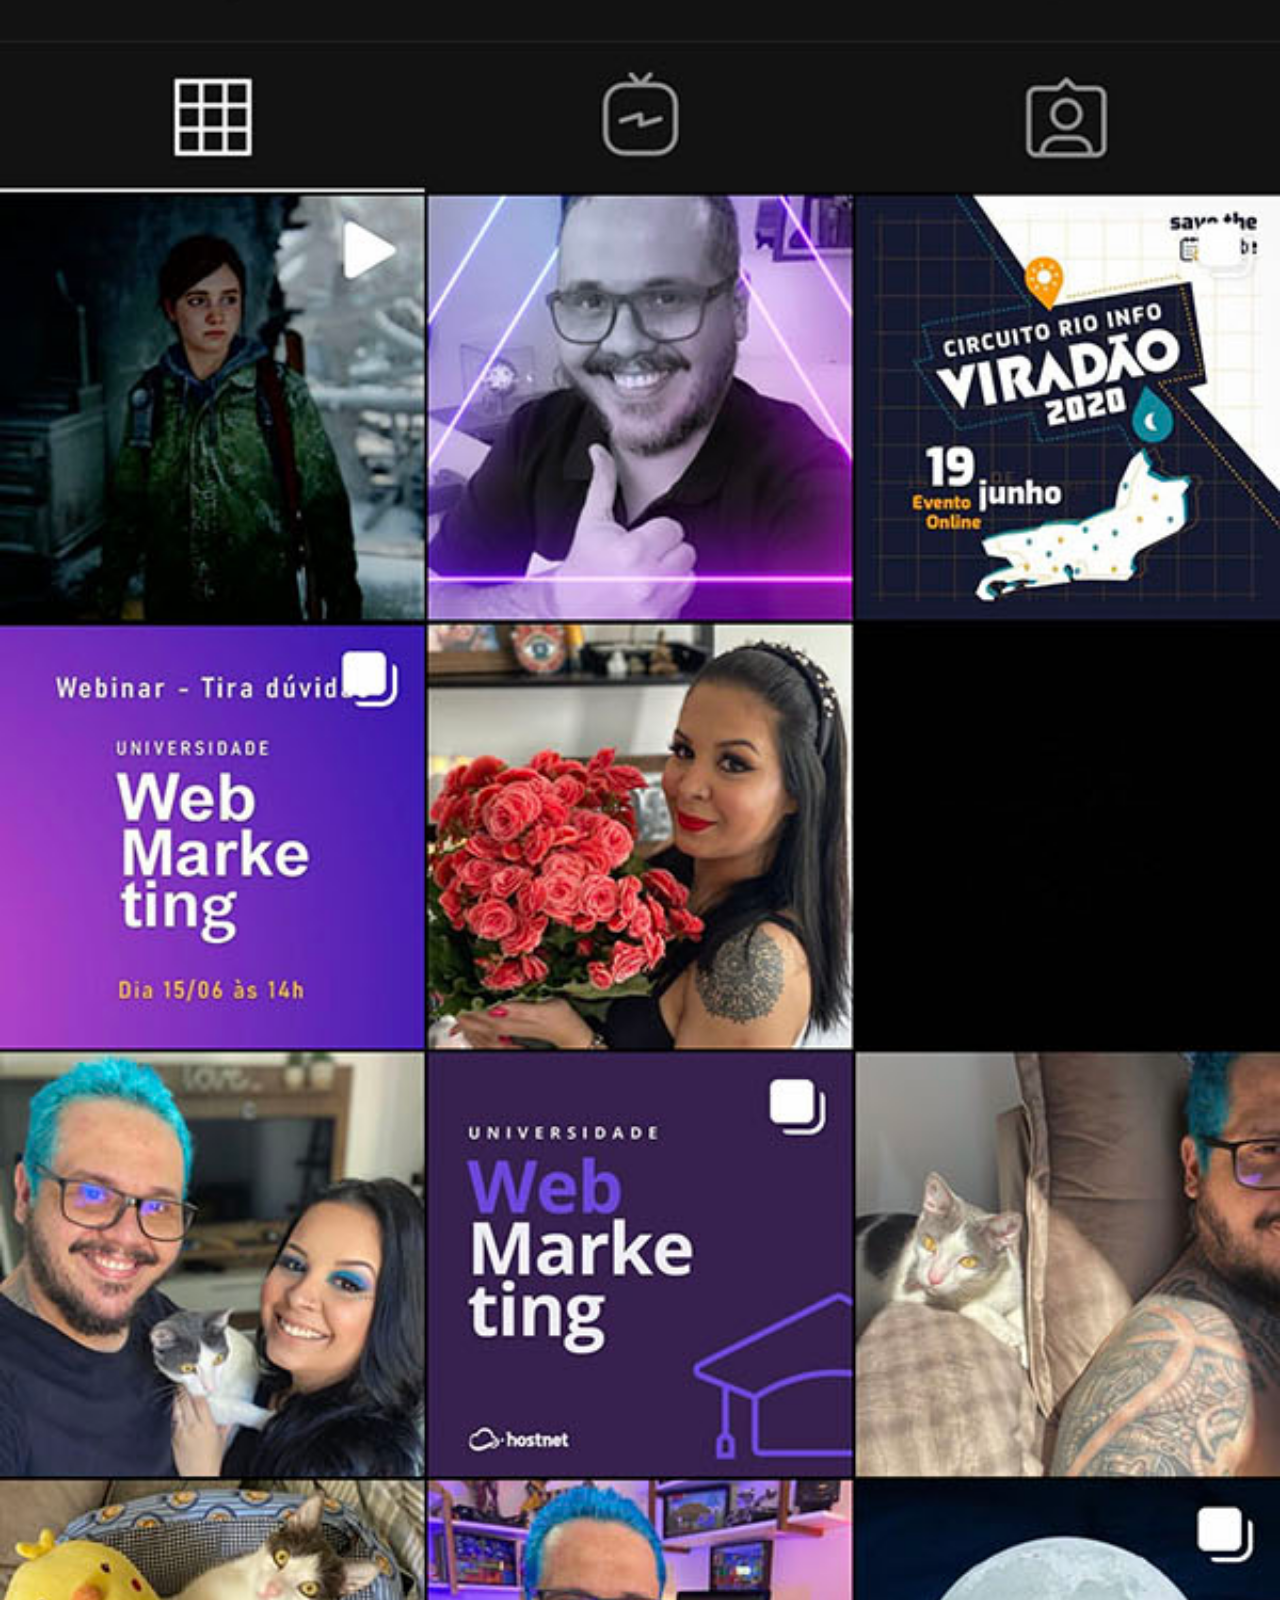
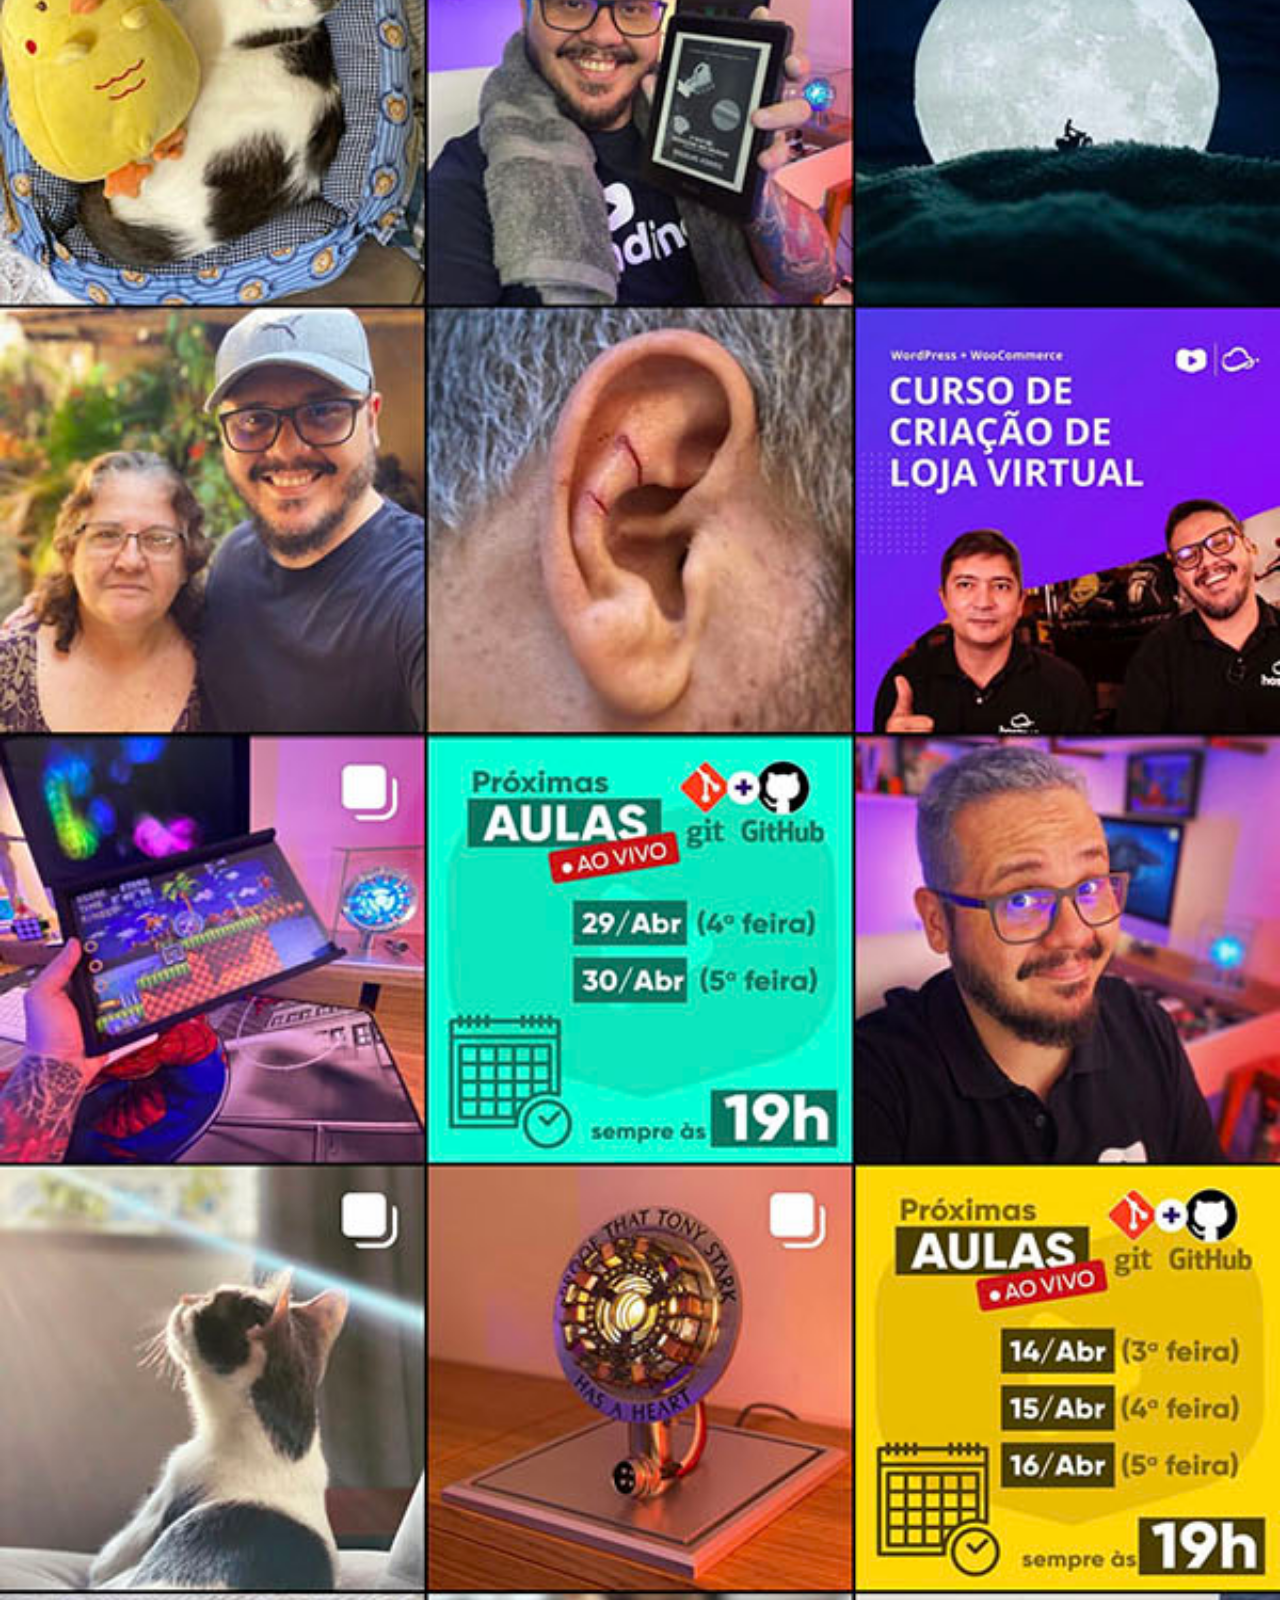
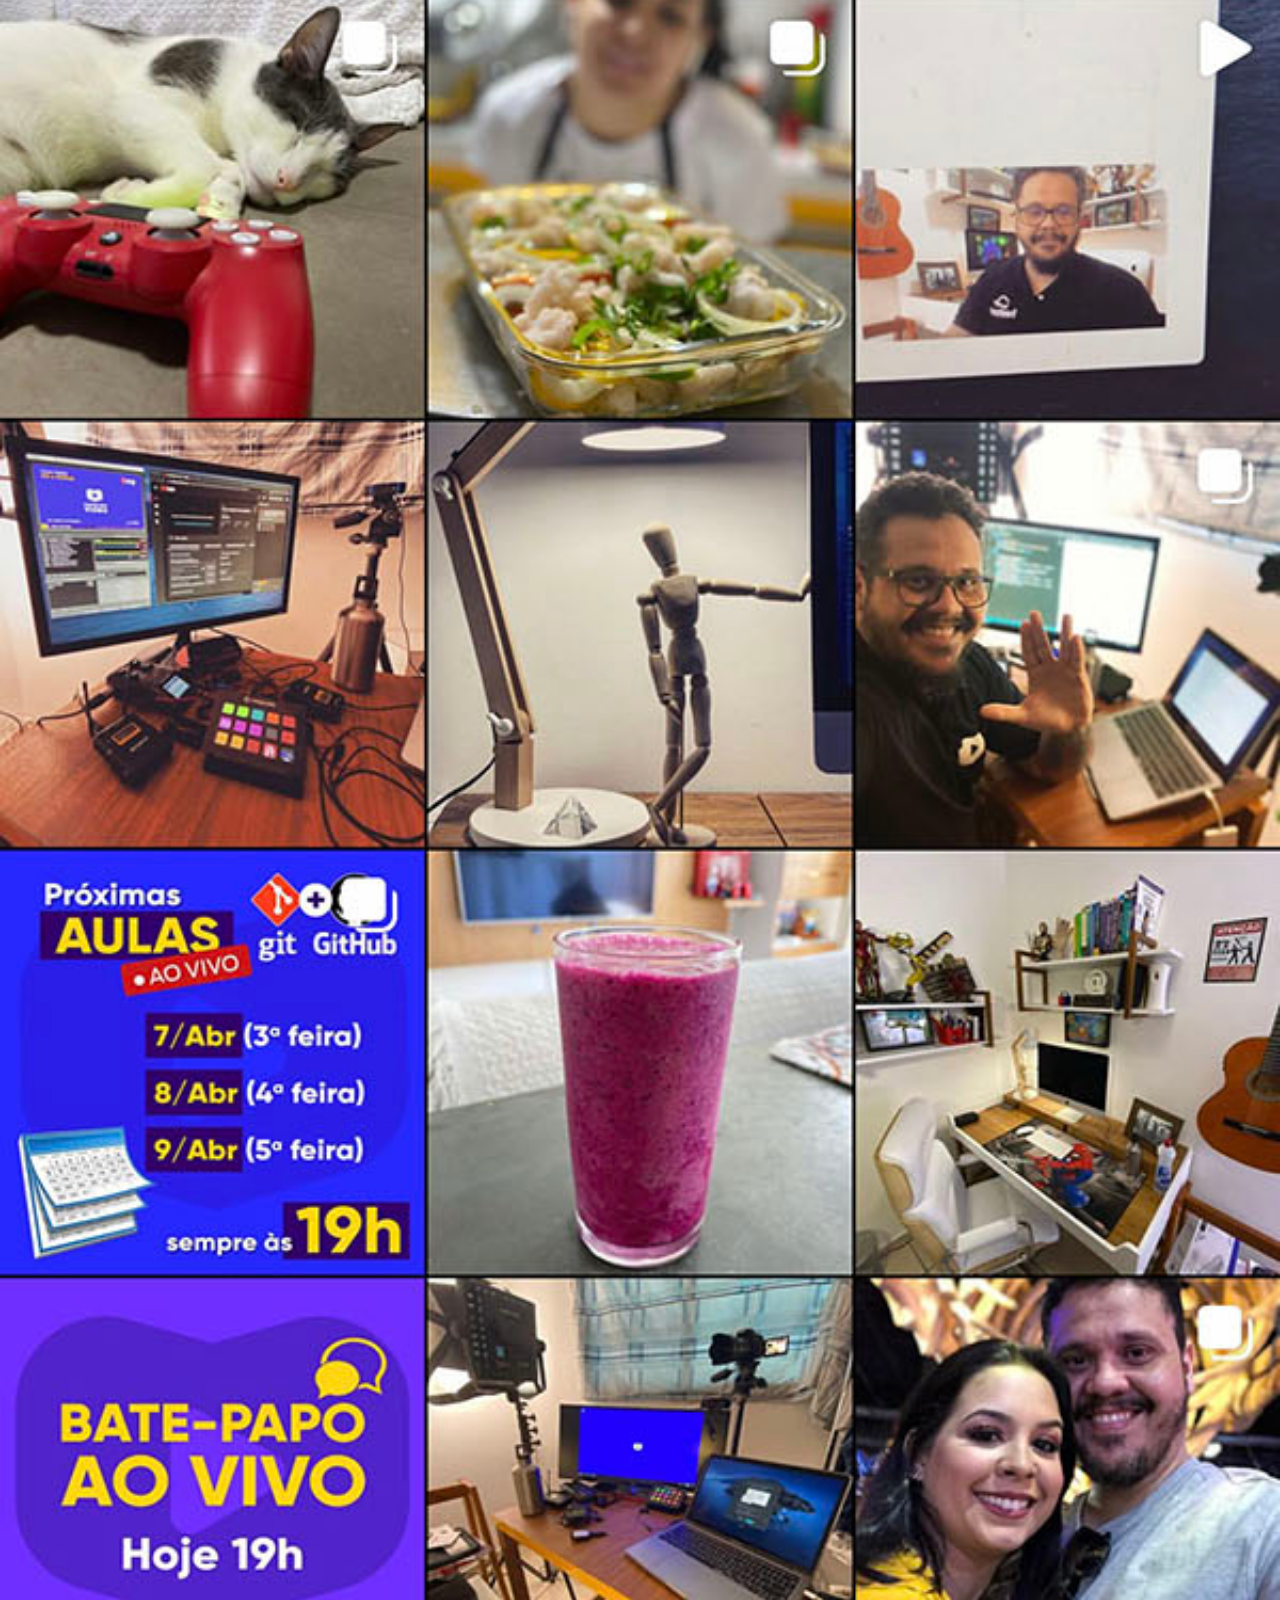
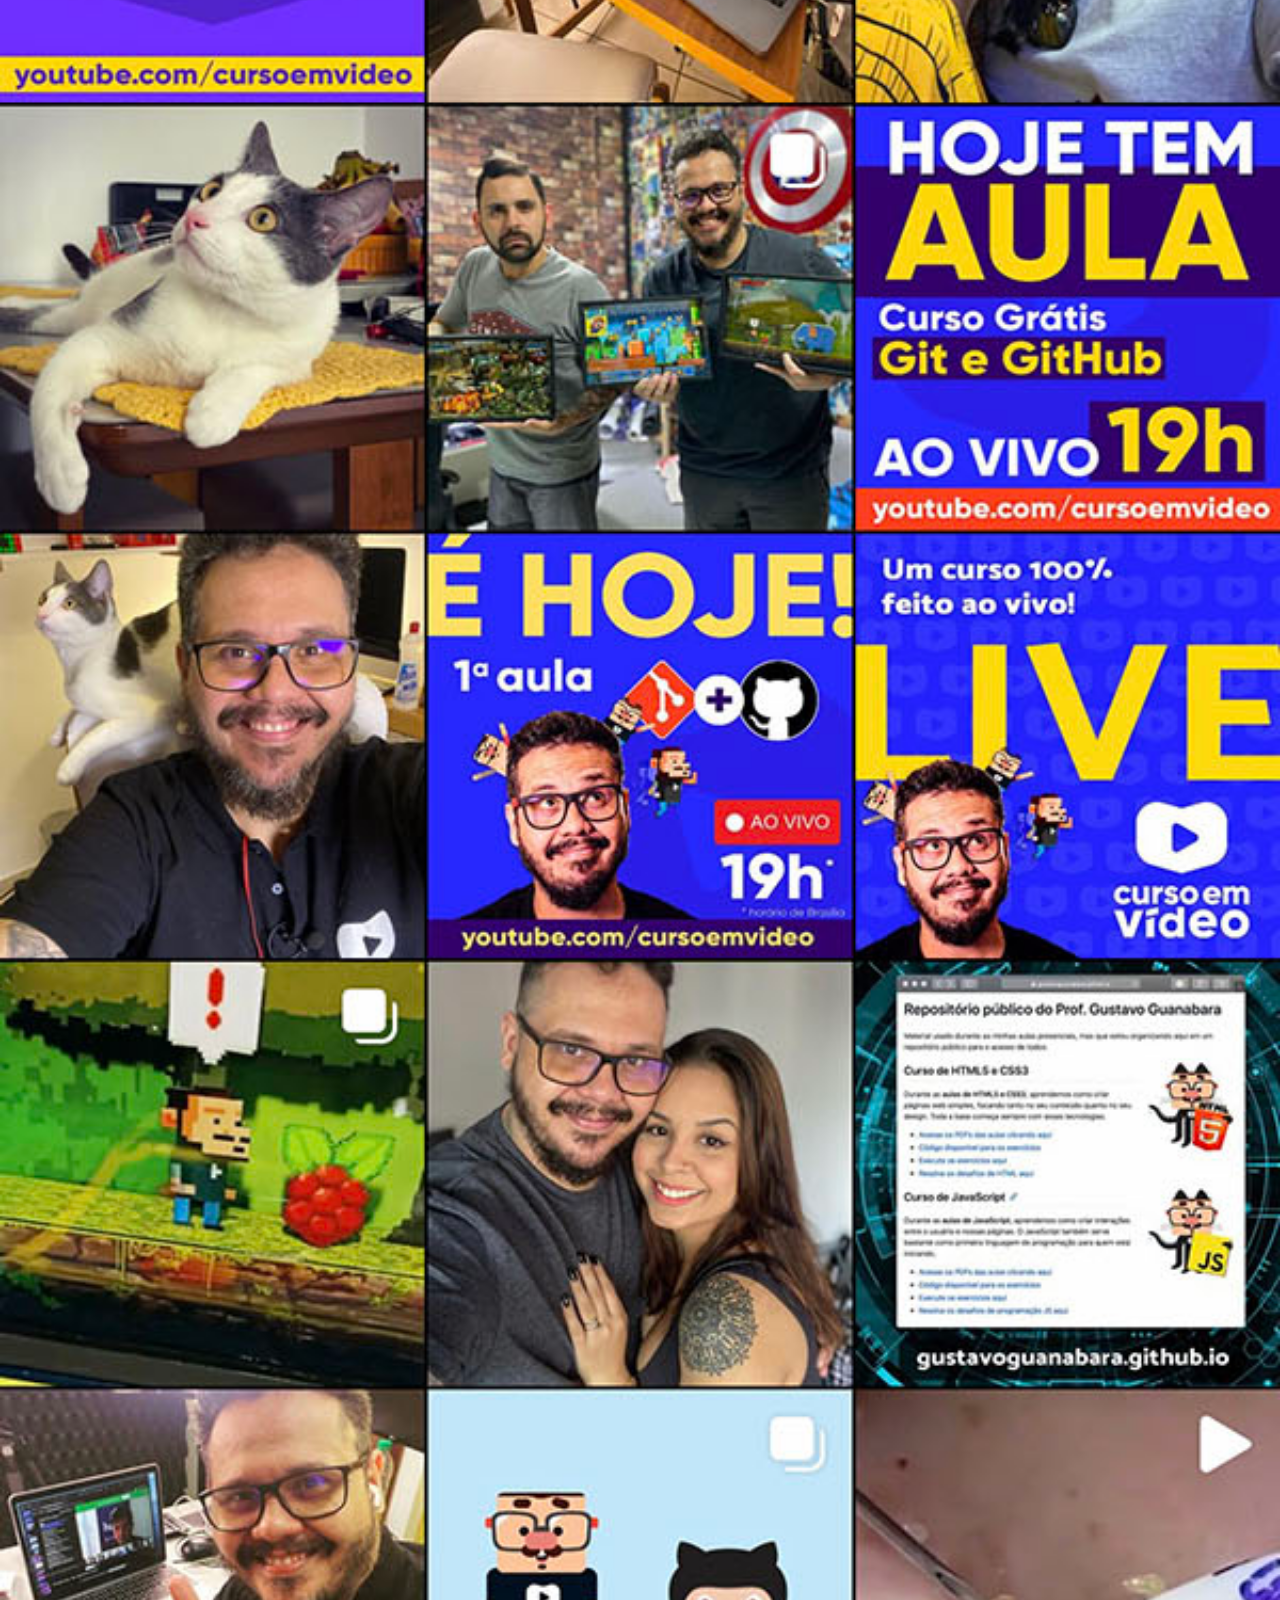
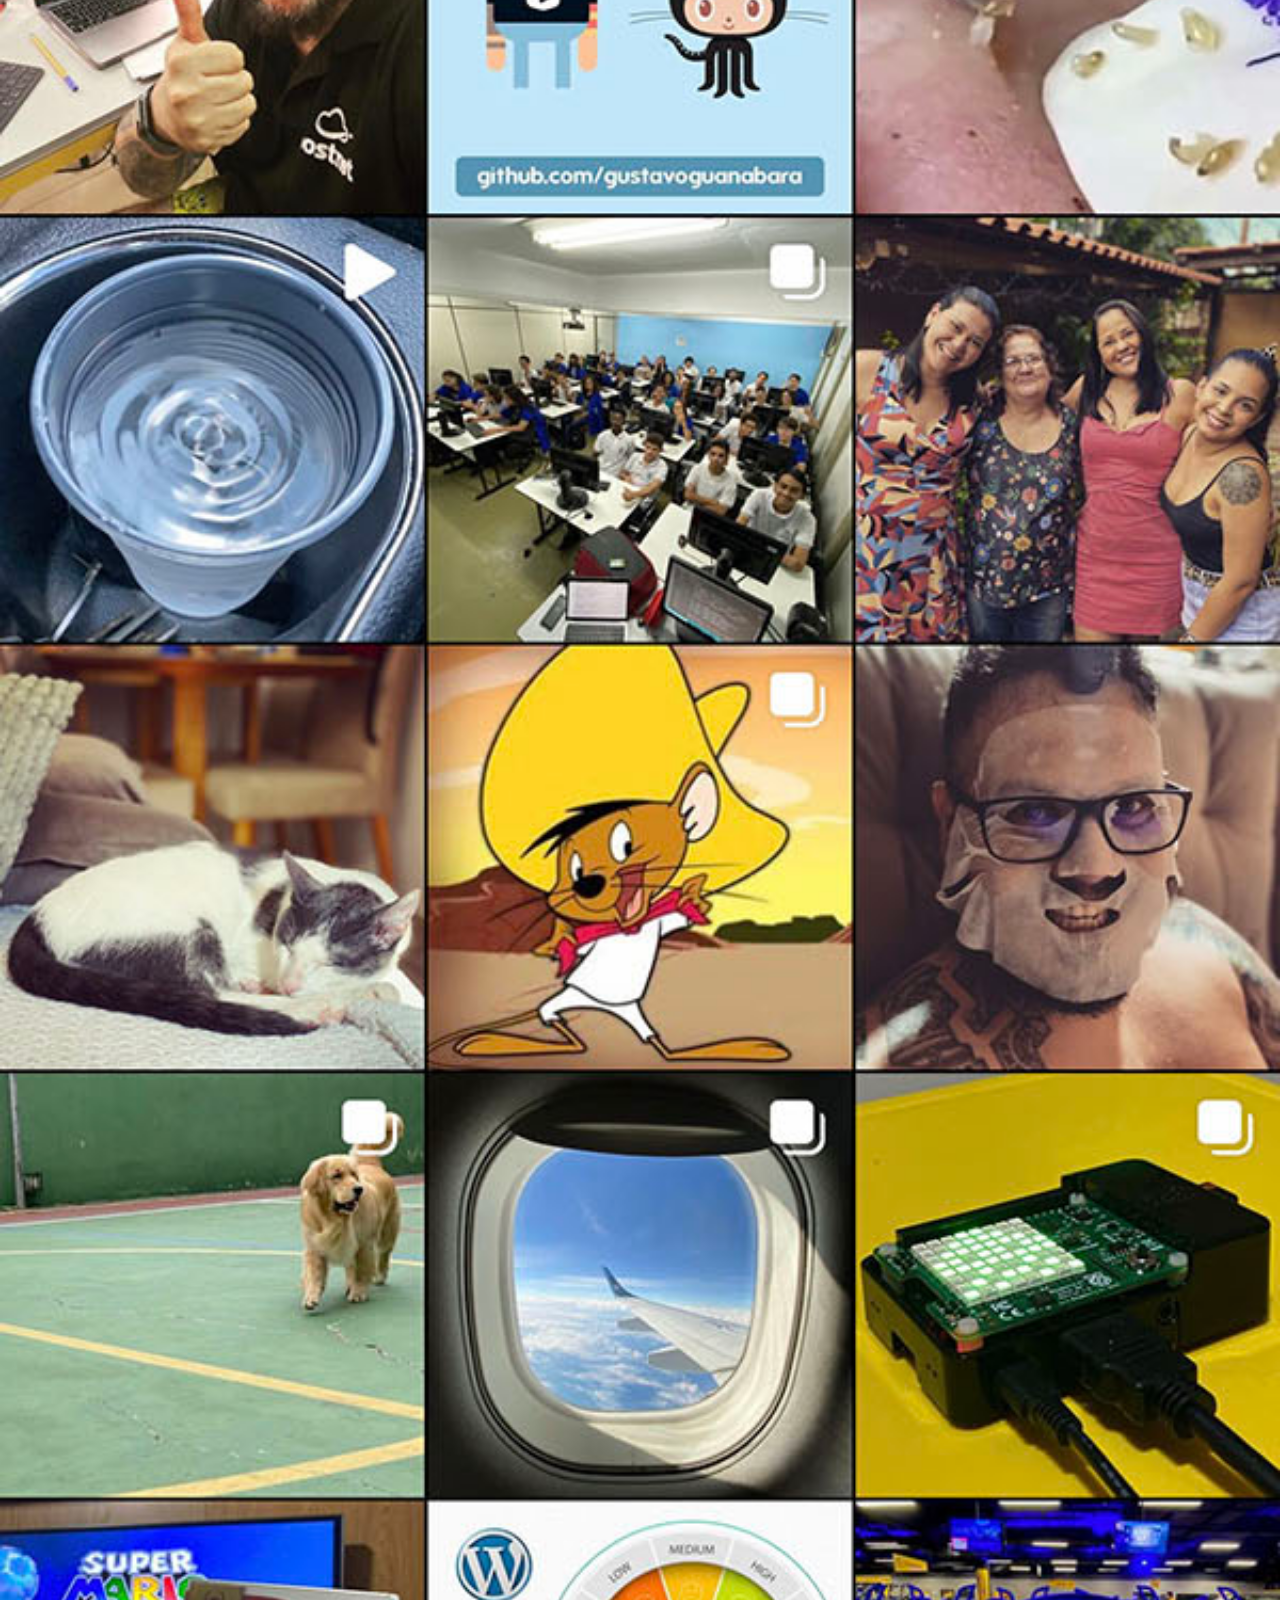
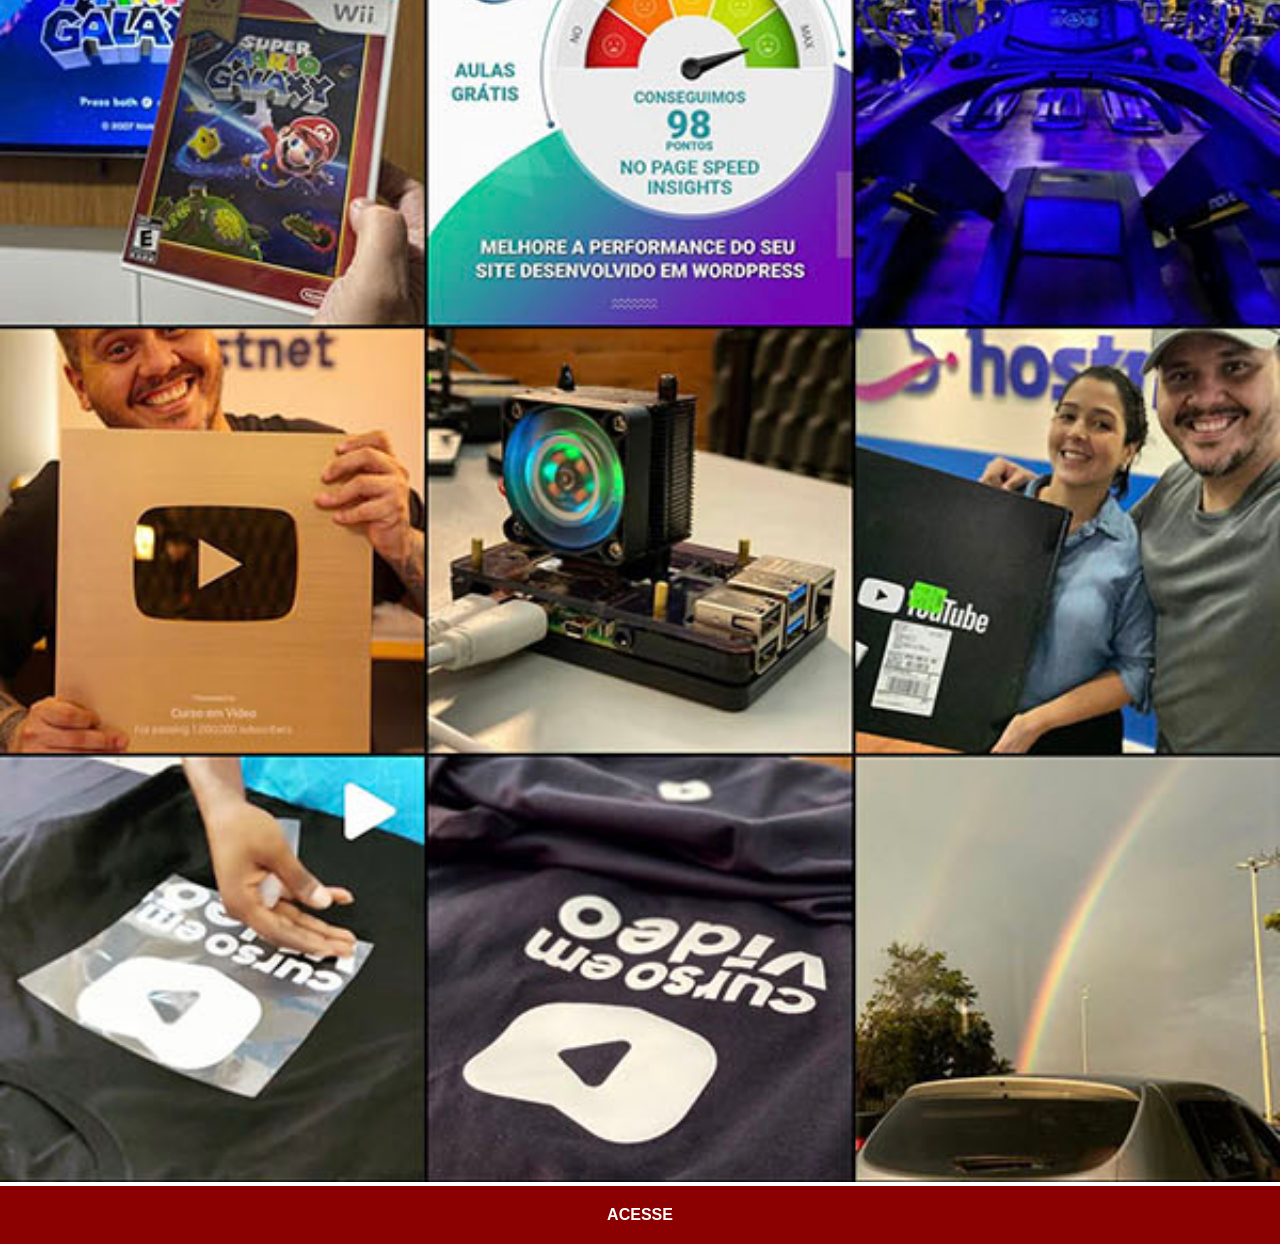
<file: instagram.html>
<!DOCTYPE html>
<html lang="pt-pt">
<head>
    <meta charset="UTF-8">
    <meta name="viewport" content="width=device-width, initial-scale=1.0">
    <title>Instagram</title>
    <link rel="stylesheet" href="estilos/social.css">
</head>
<body>
    <img src="imagens/tela-instagram.jpg" alt="Instagram">
    <a href="https://www.instagram.com/ronaldohobby/" target="_blank">ACESSE</a>
</body>
</html>
</file>
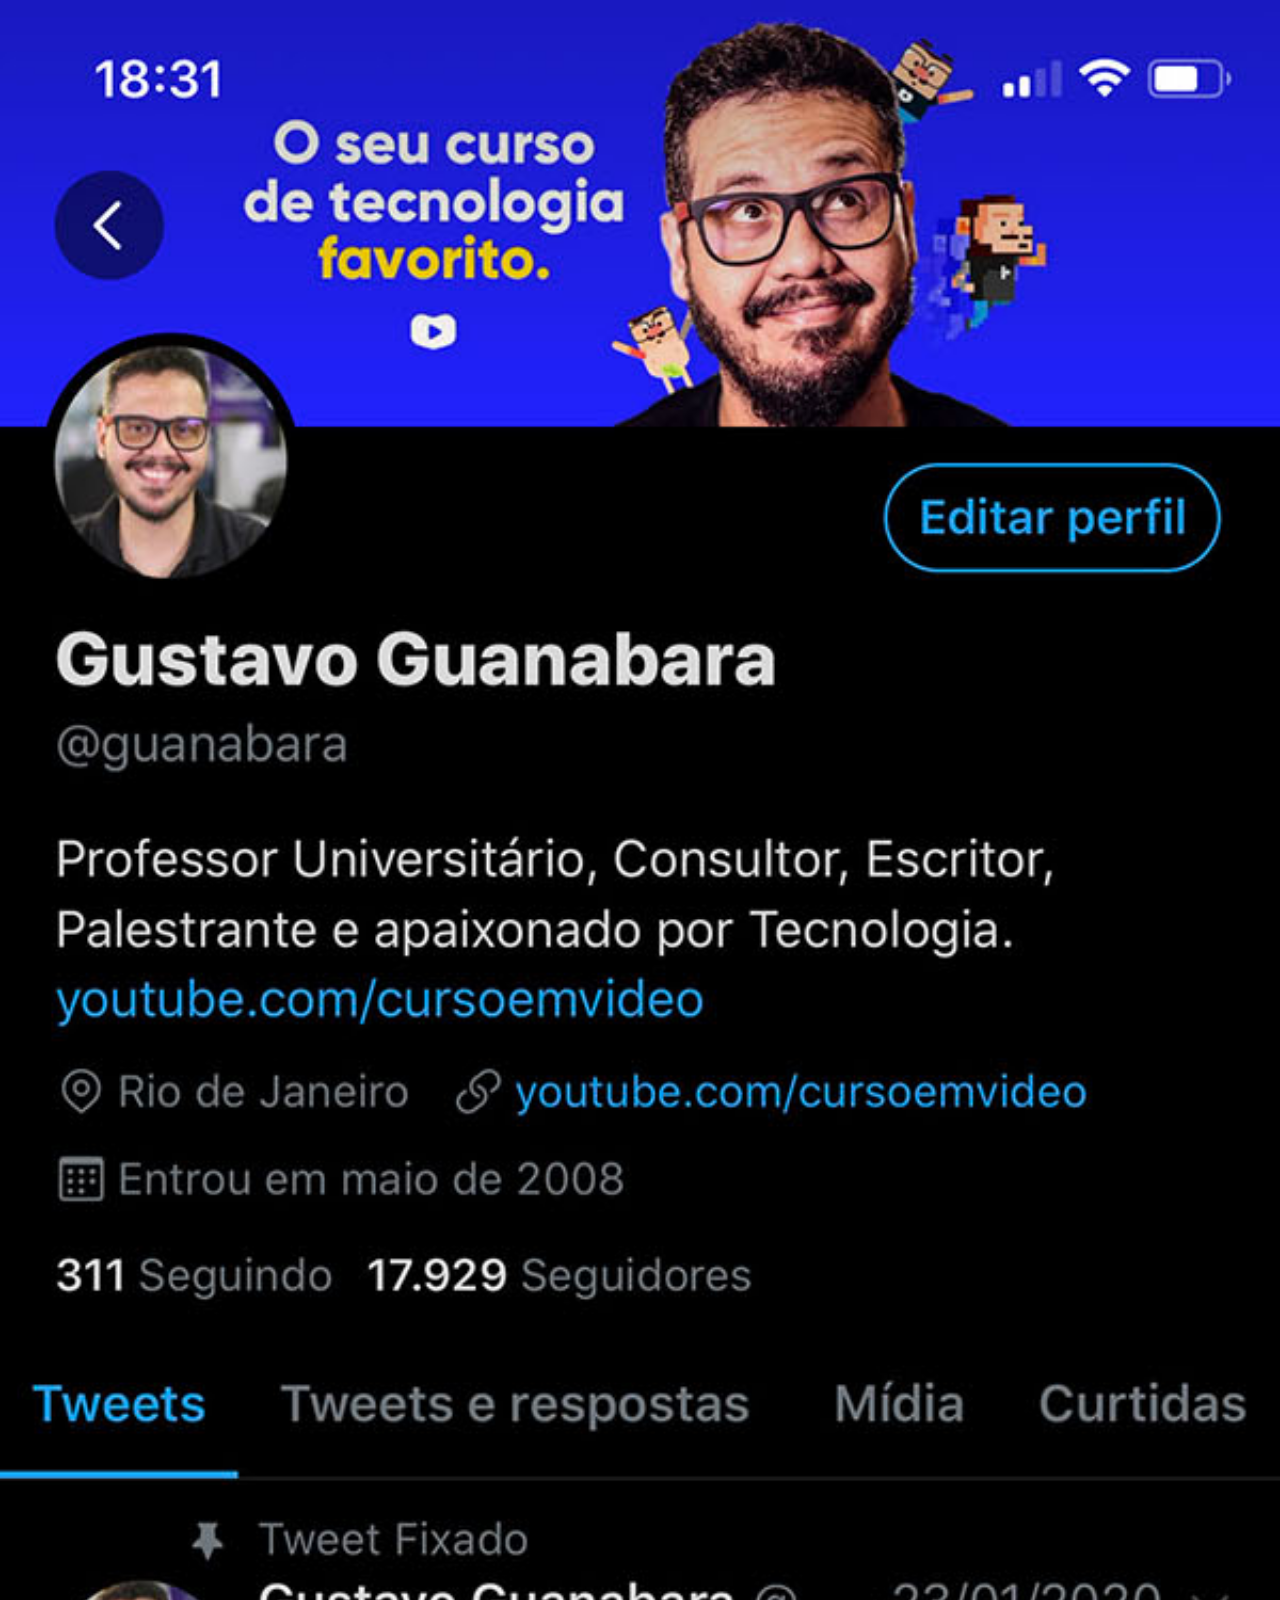
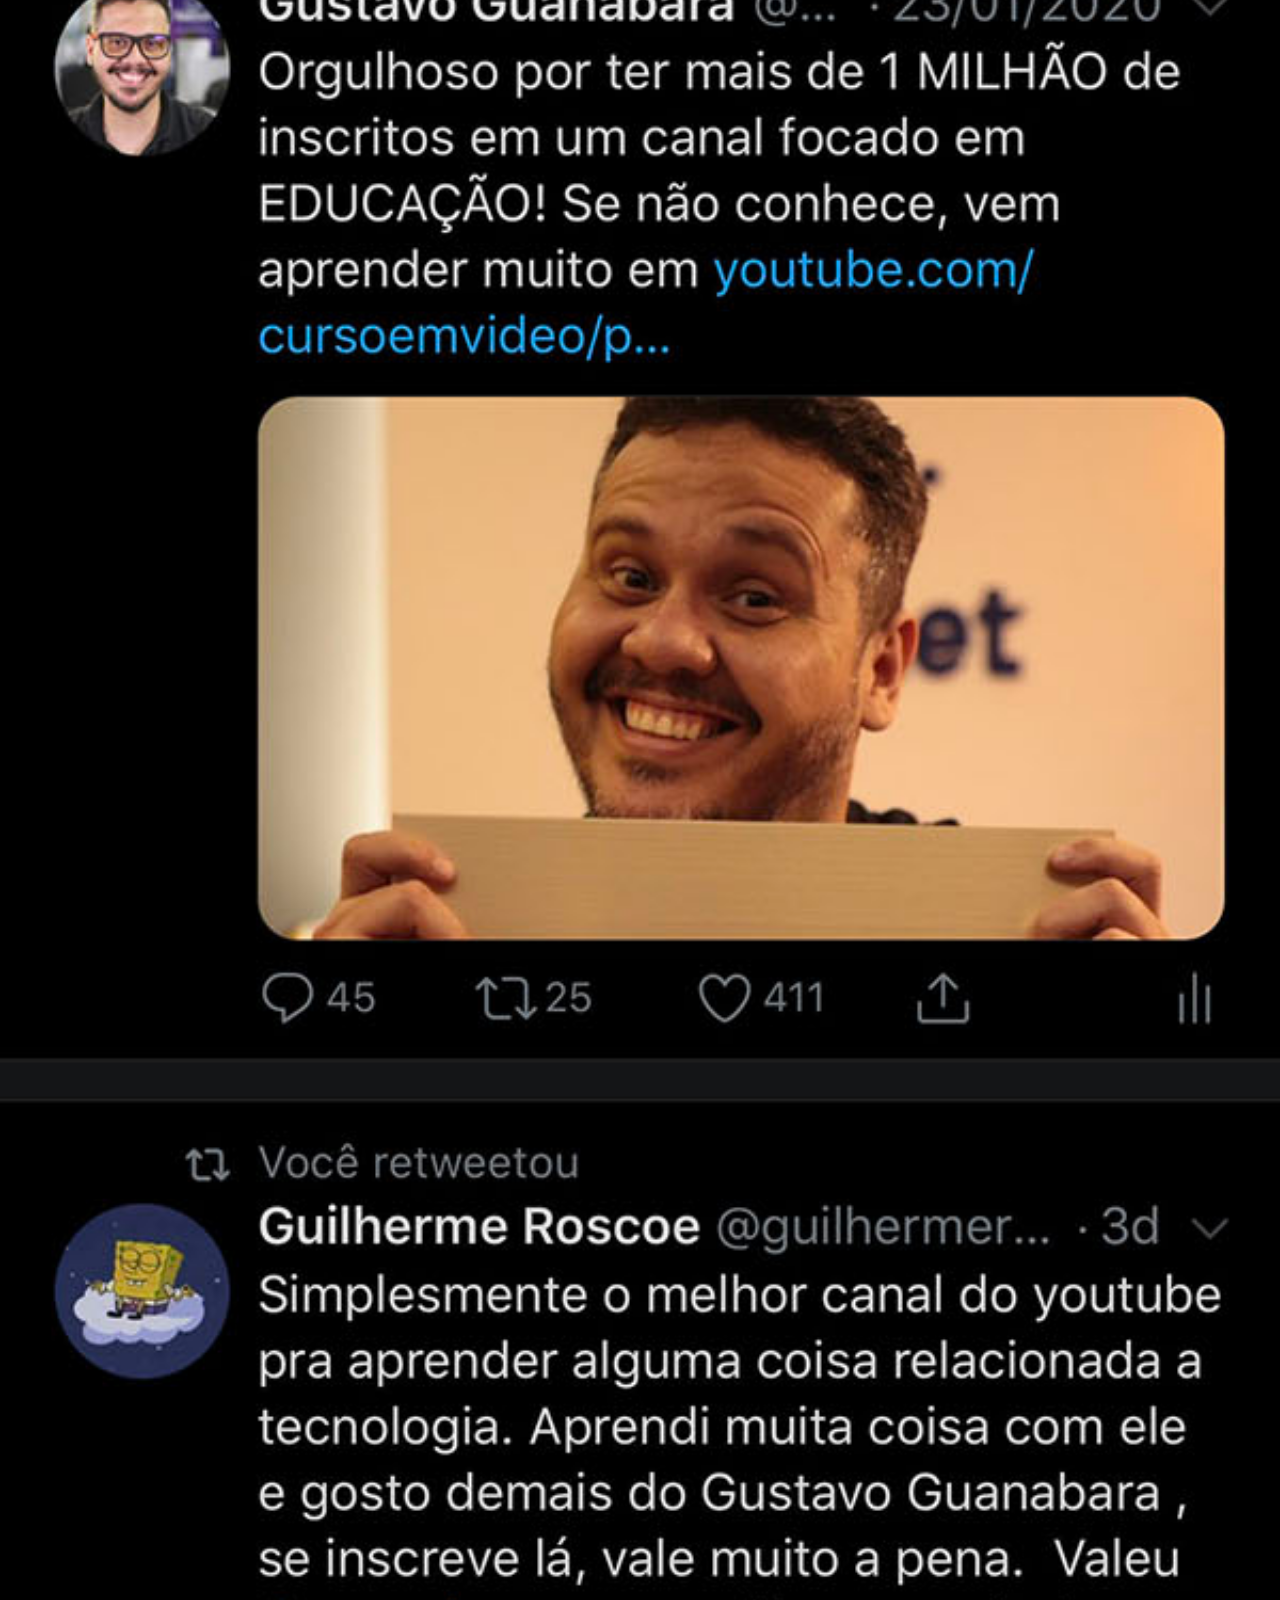
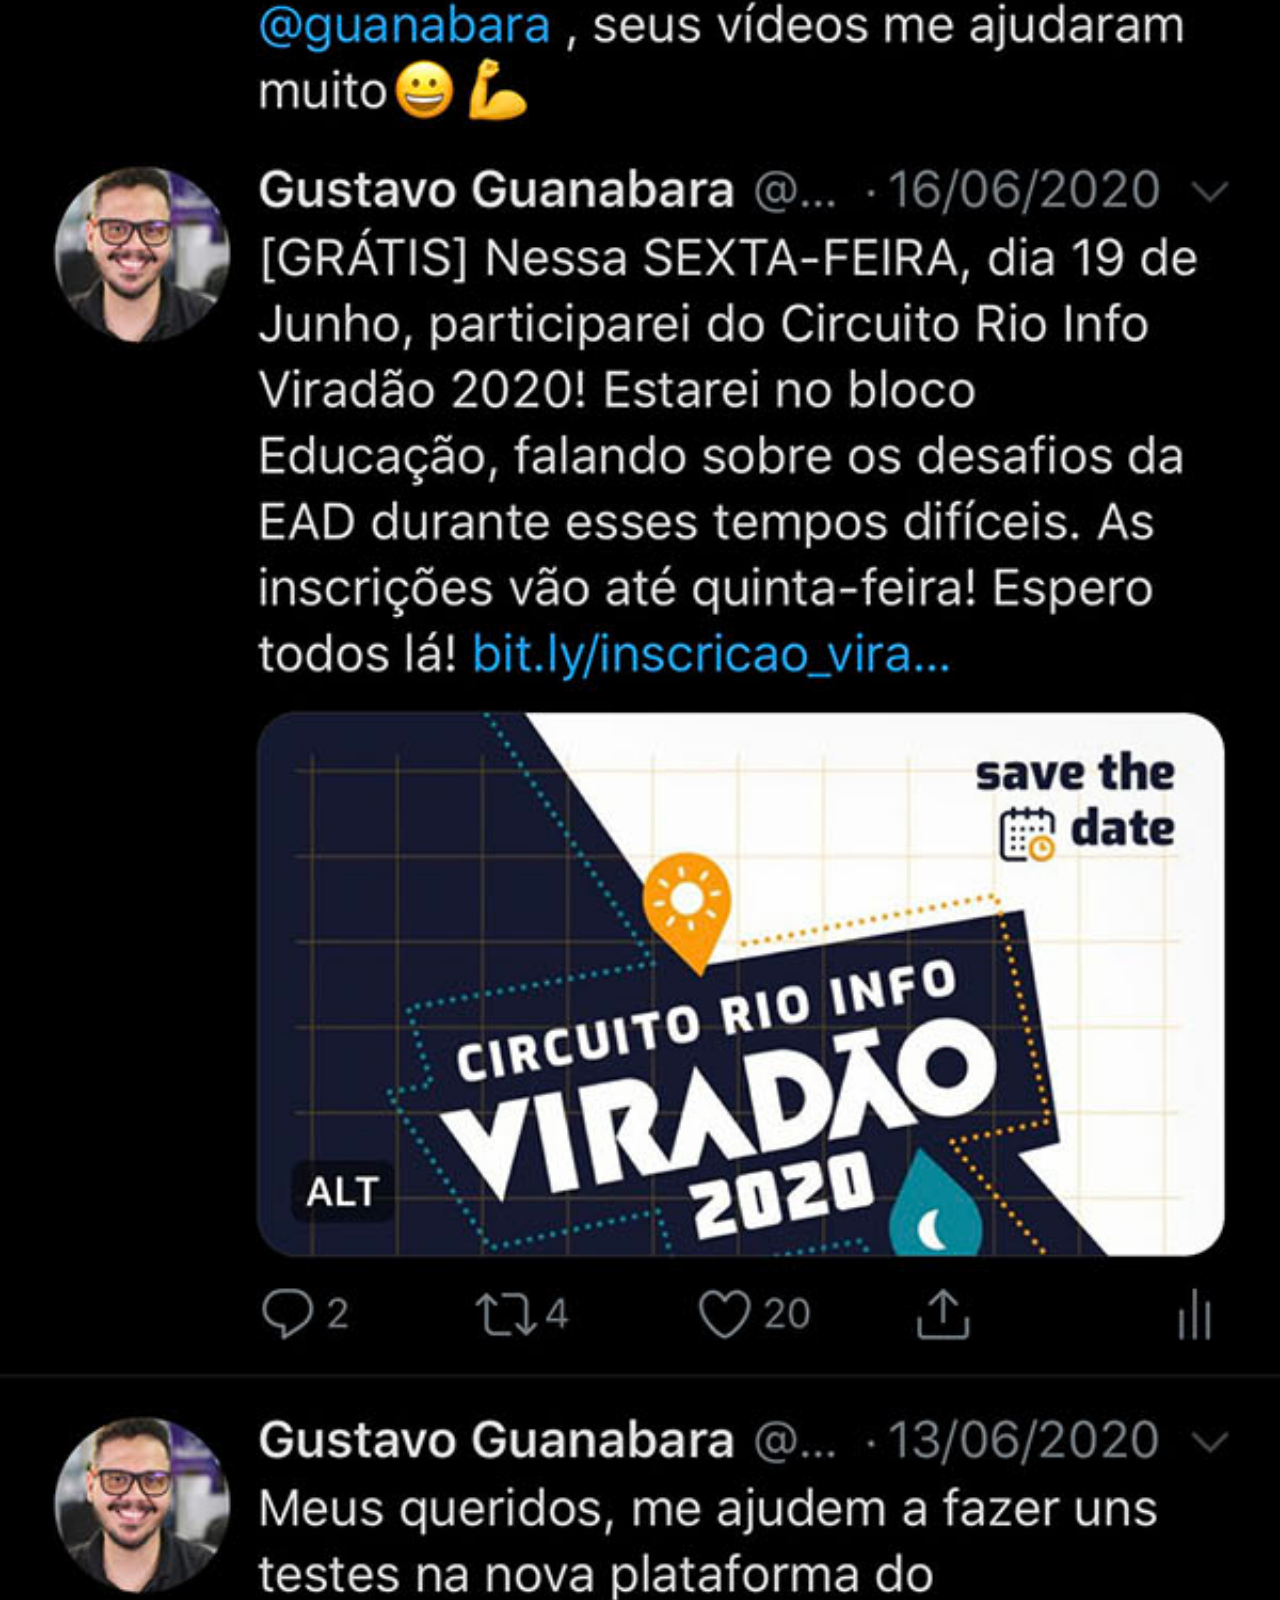
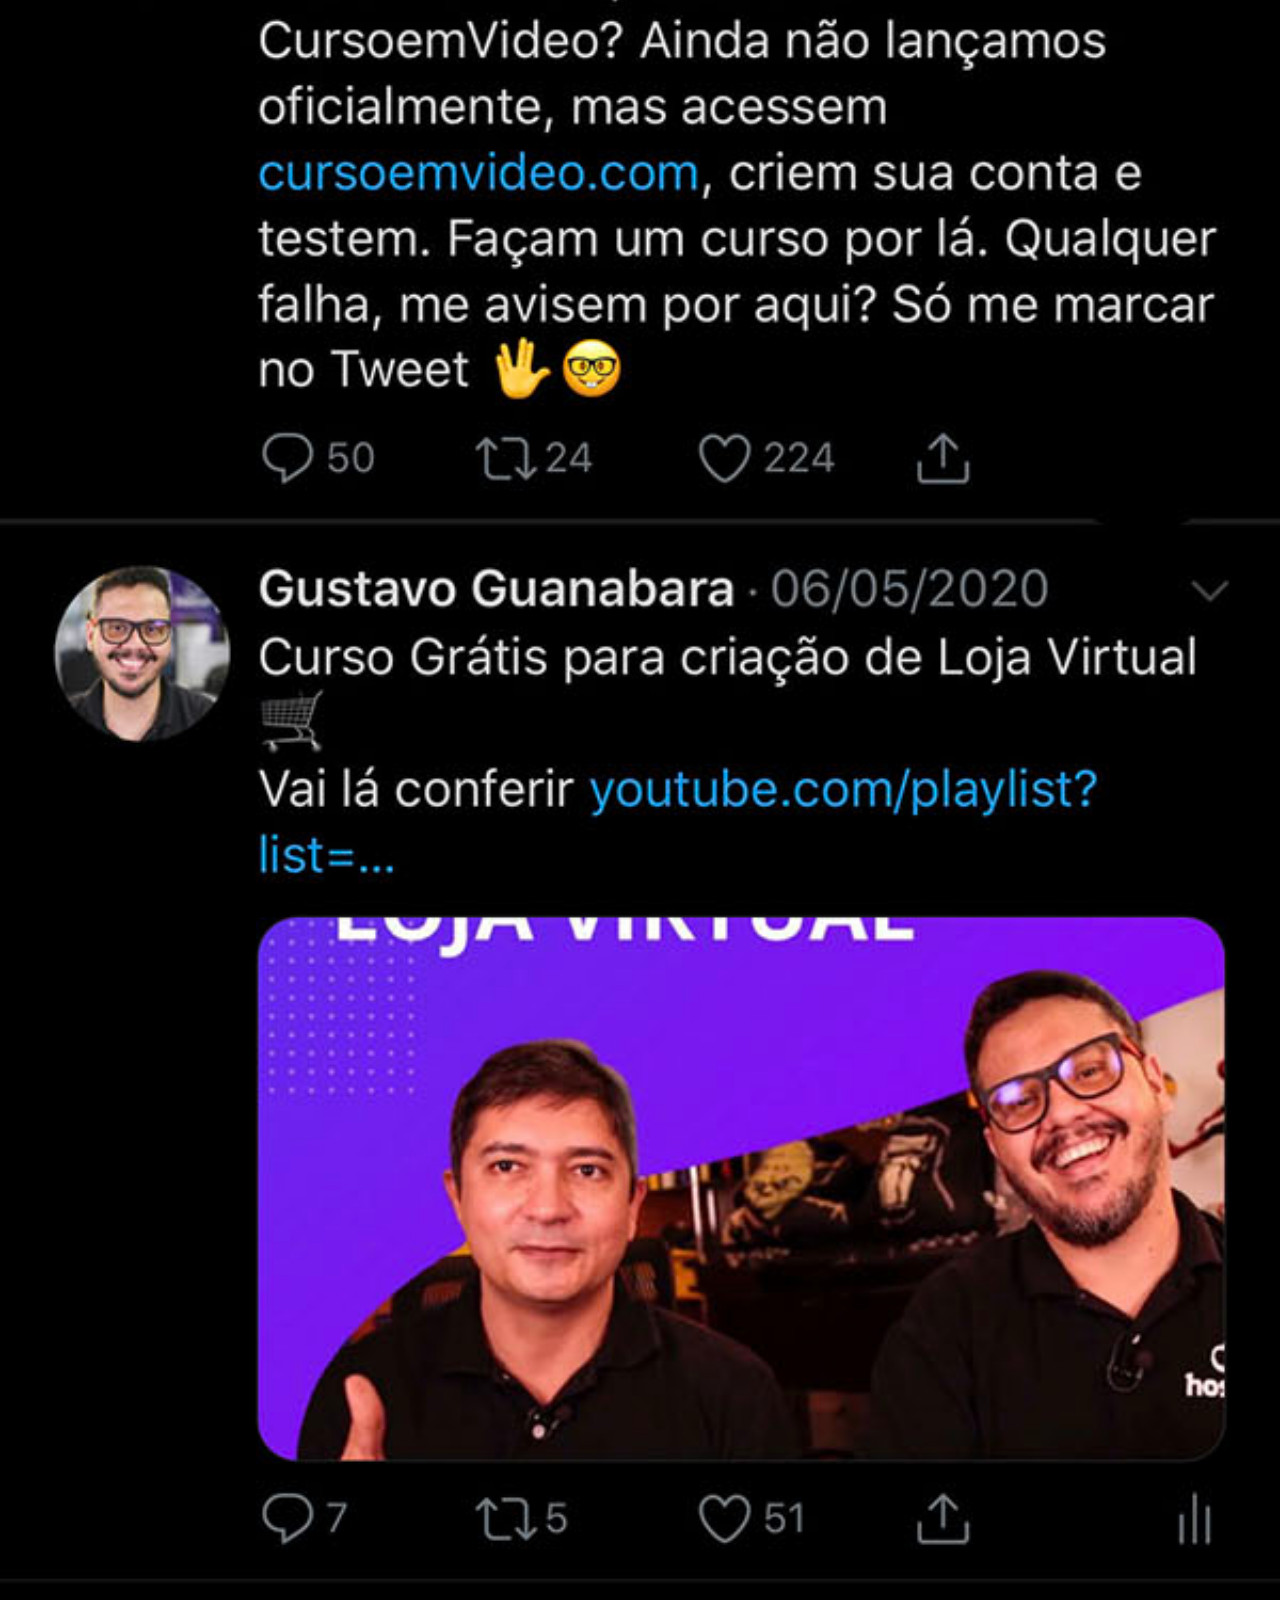
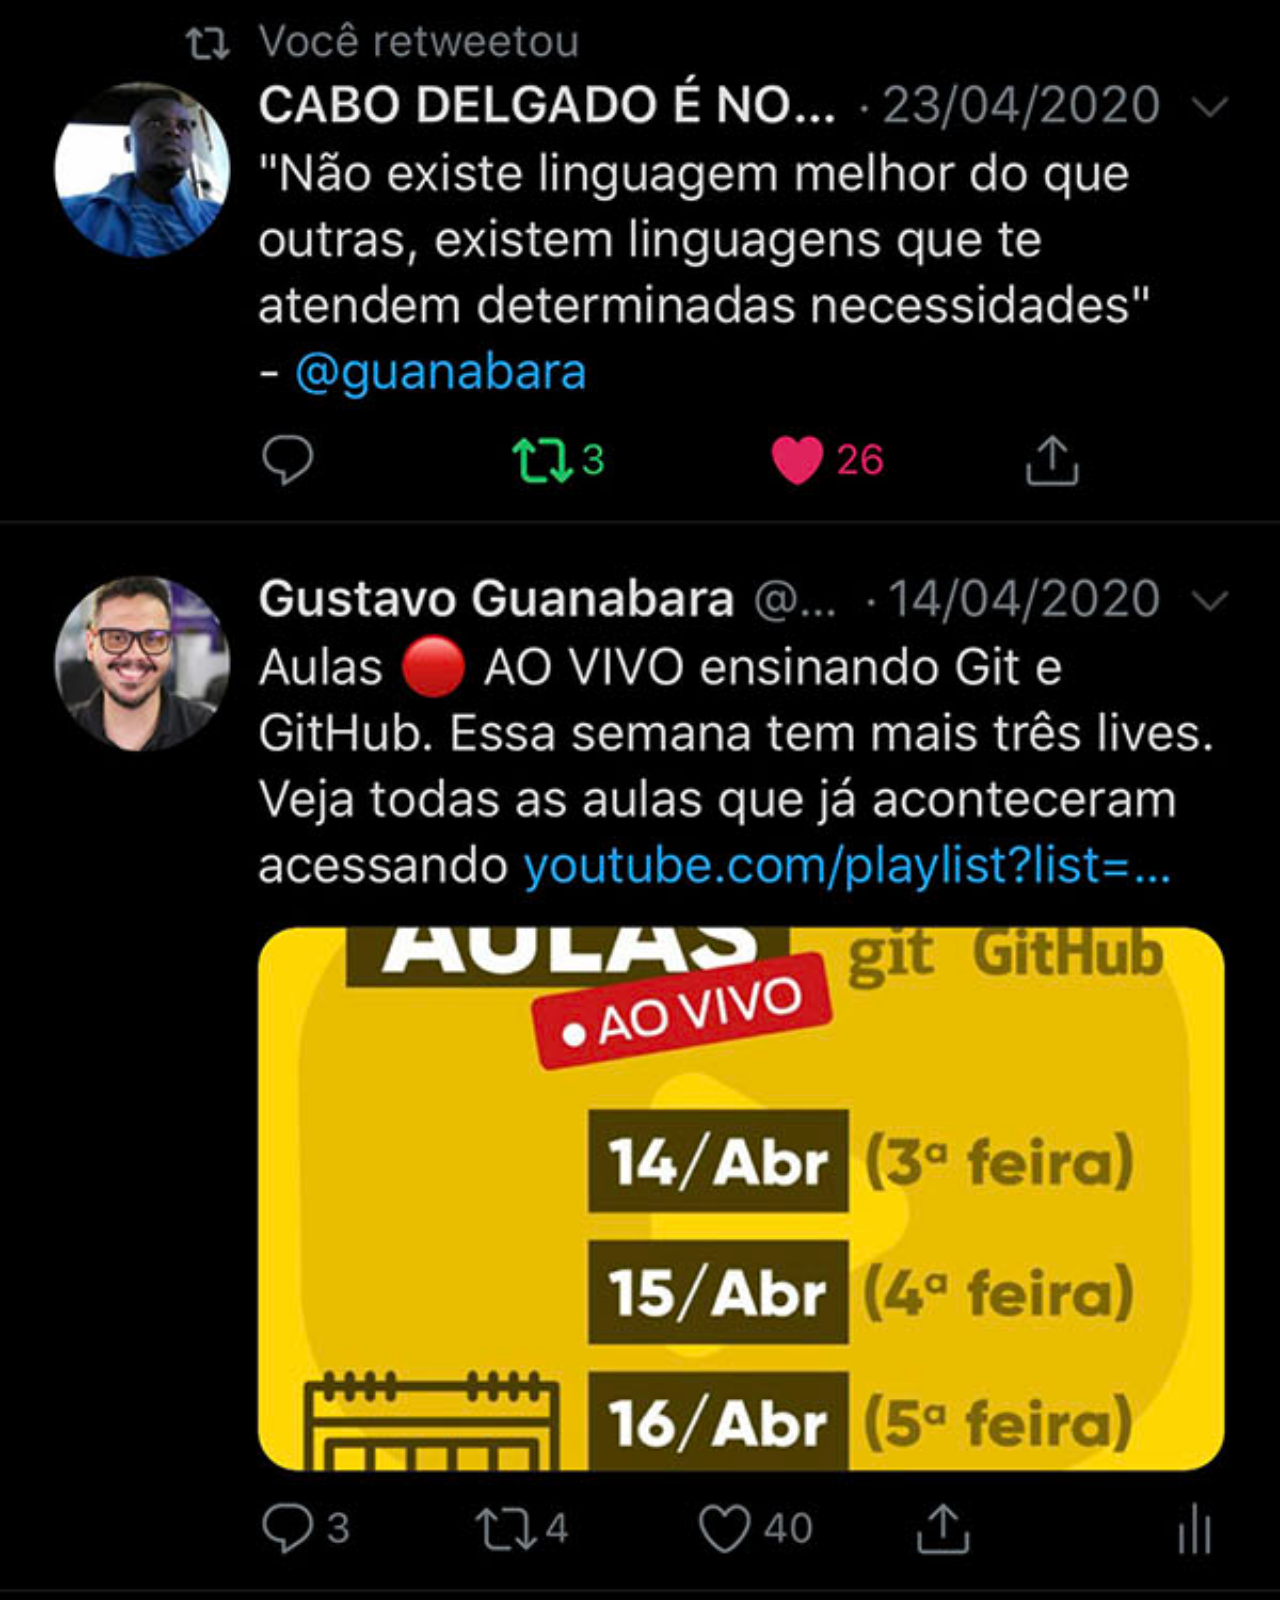
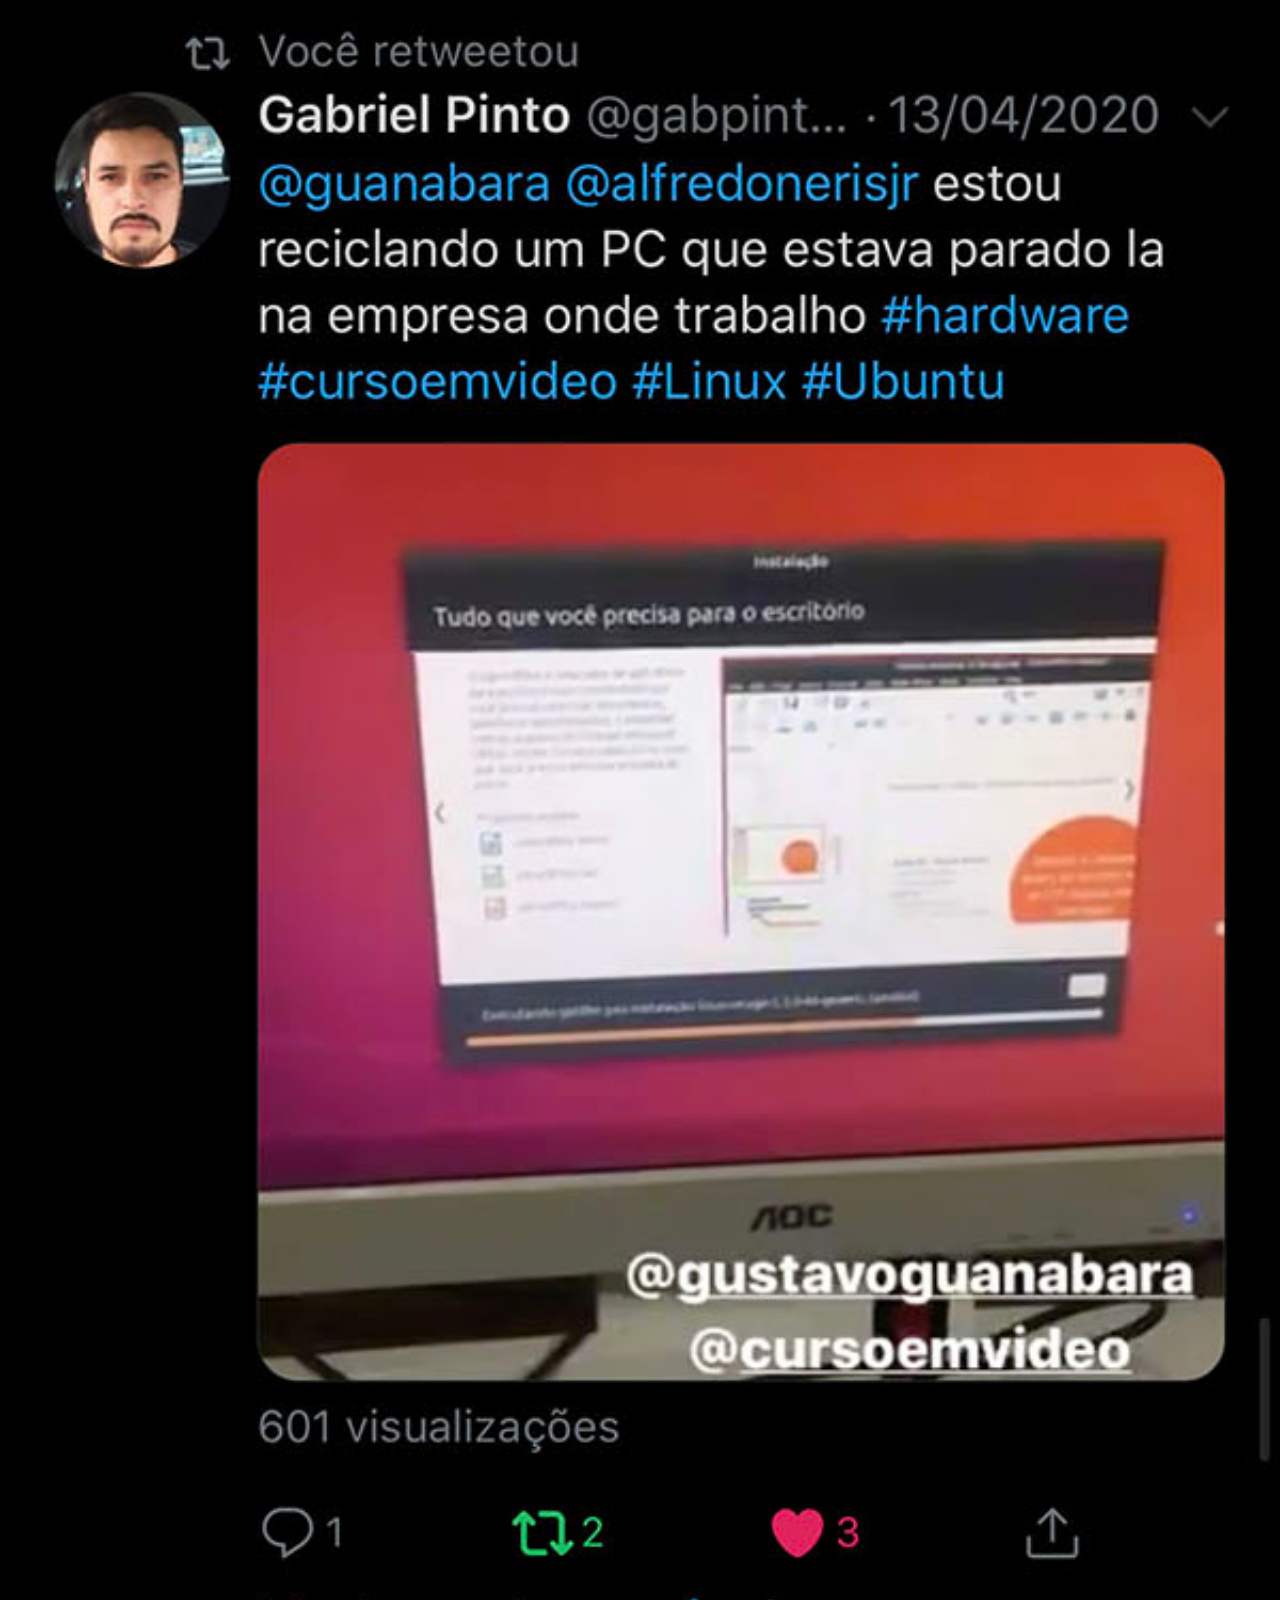
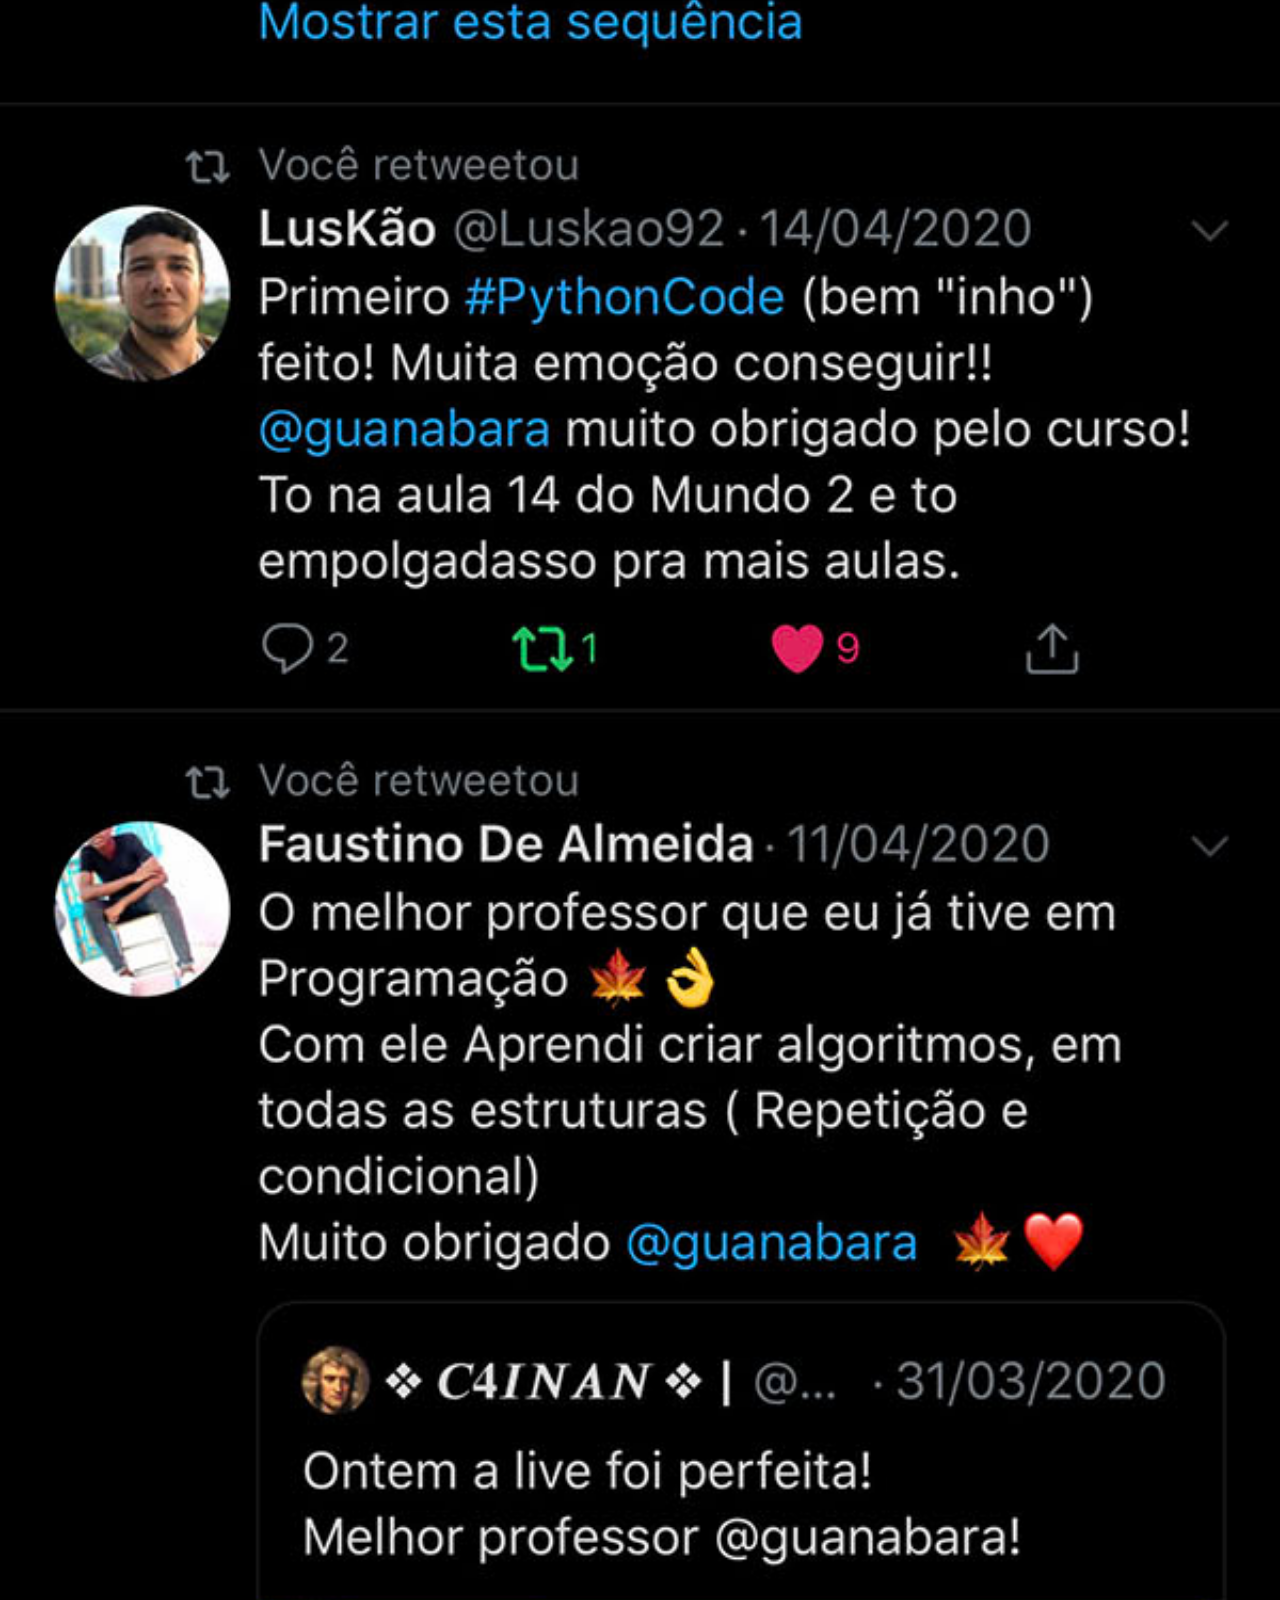
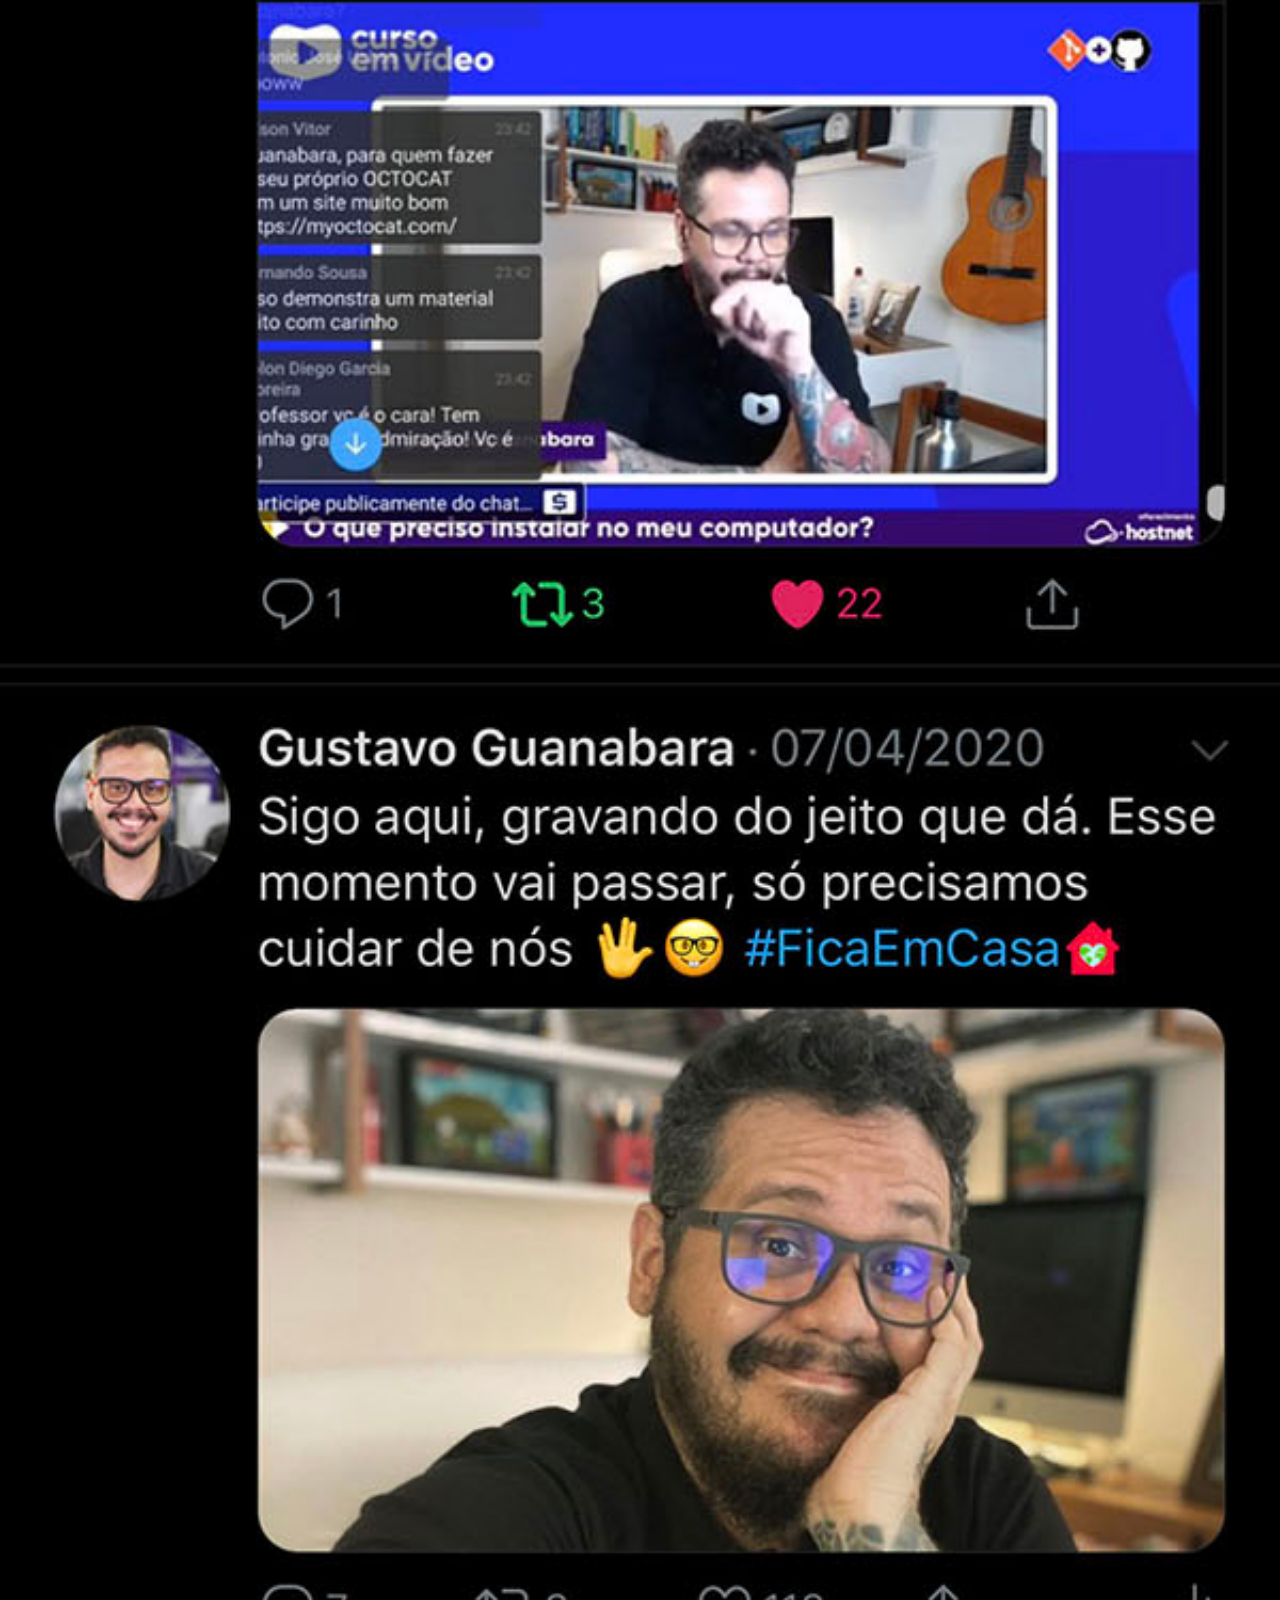
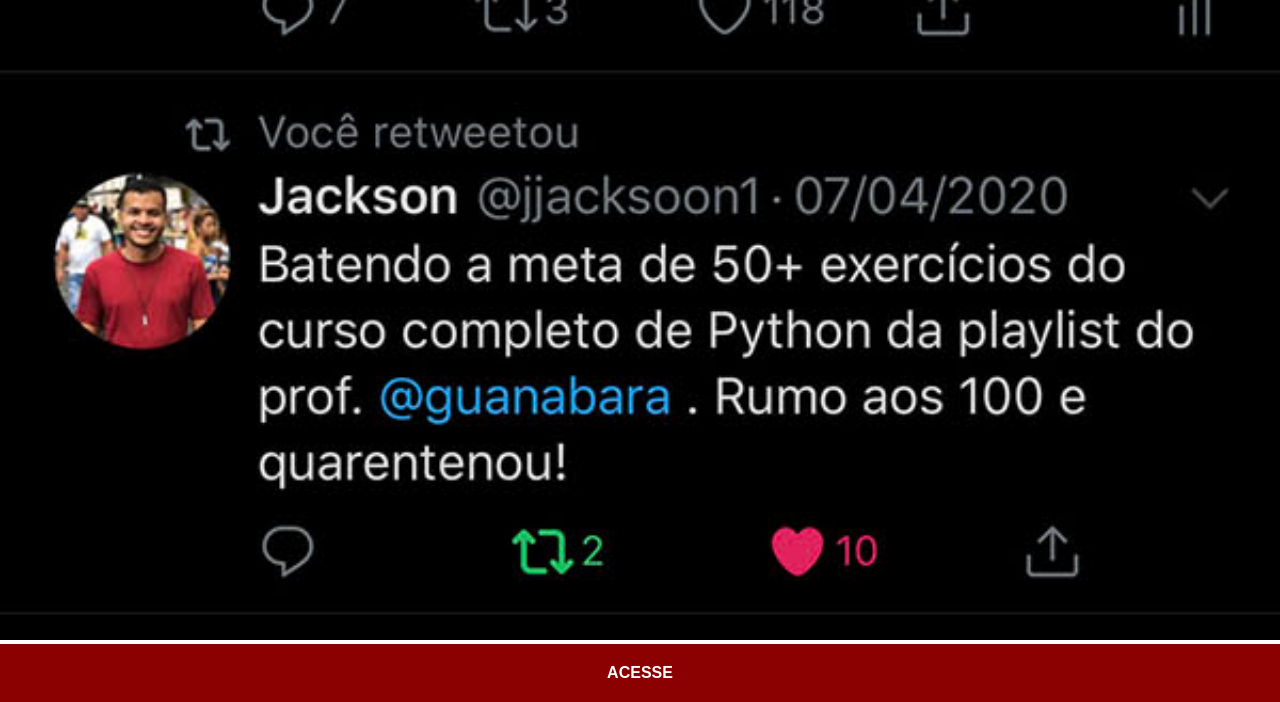
<file: twitter.html>
<!DOCTYPE html>
<html lang="pt-pt">
<head>
    <meta charset="UTF-8">
    <meta name="viewport" content="width=device-width, initial-scale=1.0">
    <title>Twitter</title>
    <link rel="stylesheet" href="estilos/social.css">
</head>
<body>
    <img src="imagens/tela-twitter.jpg" alt="Twitter">
    <a href="https://x.com/guanabara" target="_blank">ACESSE</a>
</body>
</html>
</file>
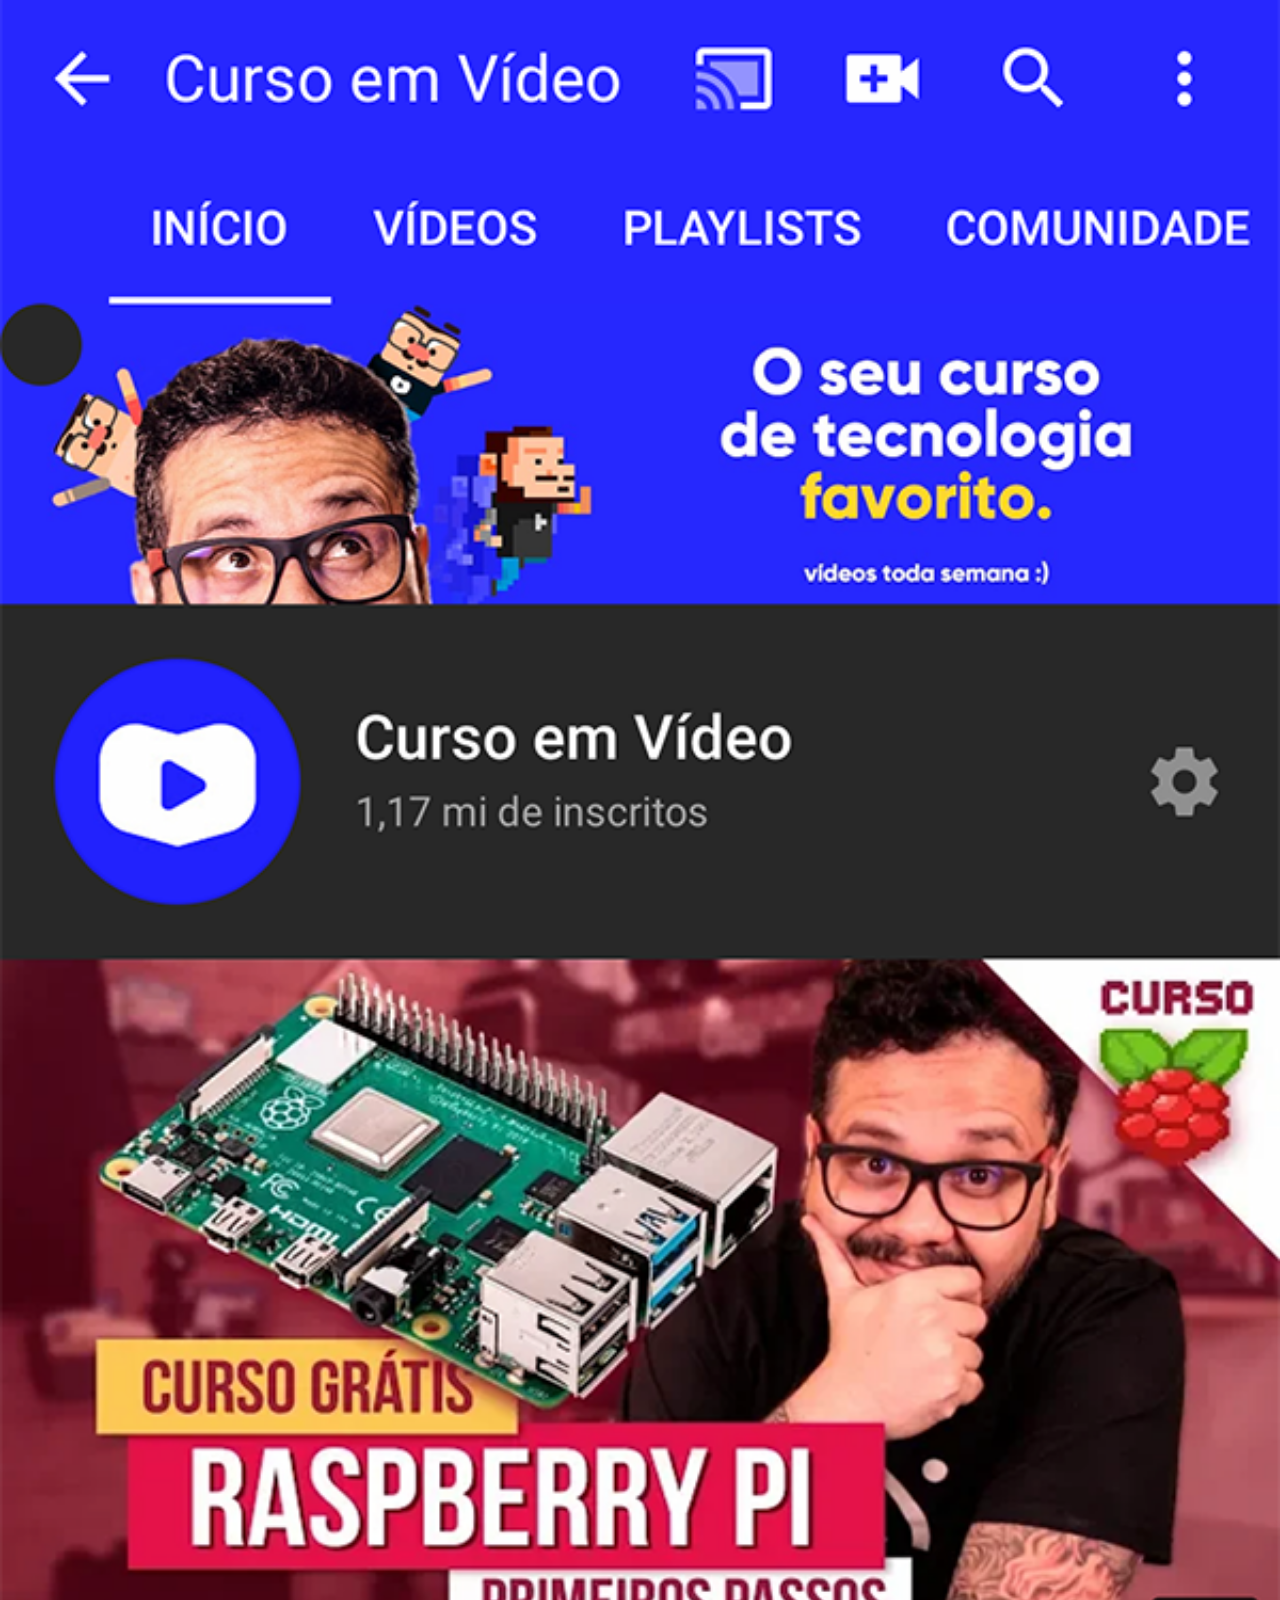
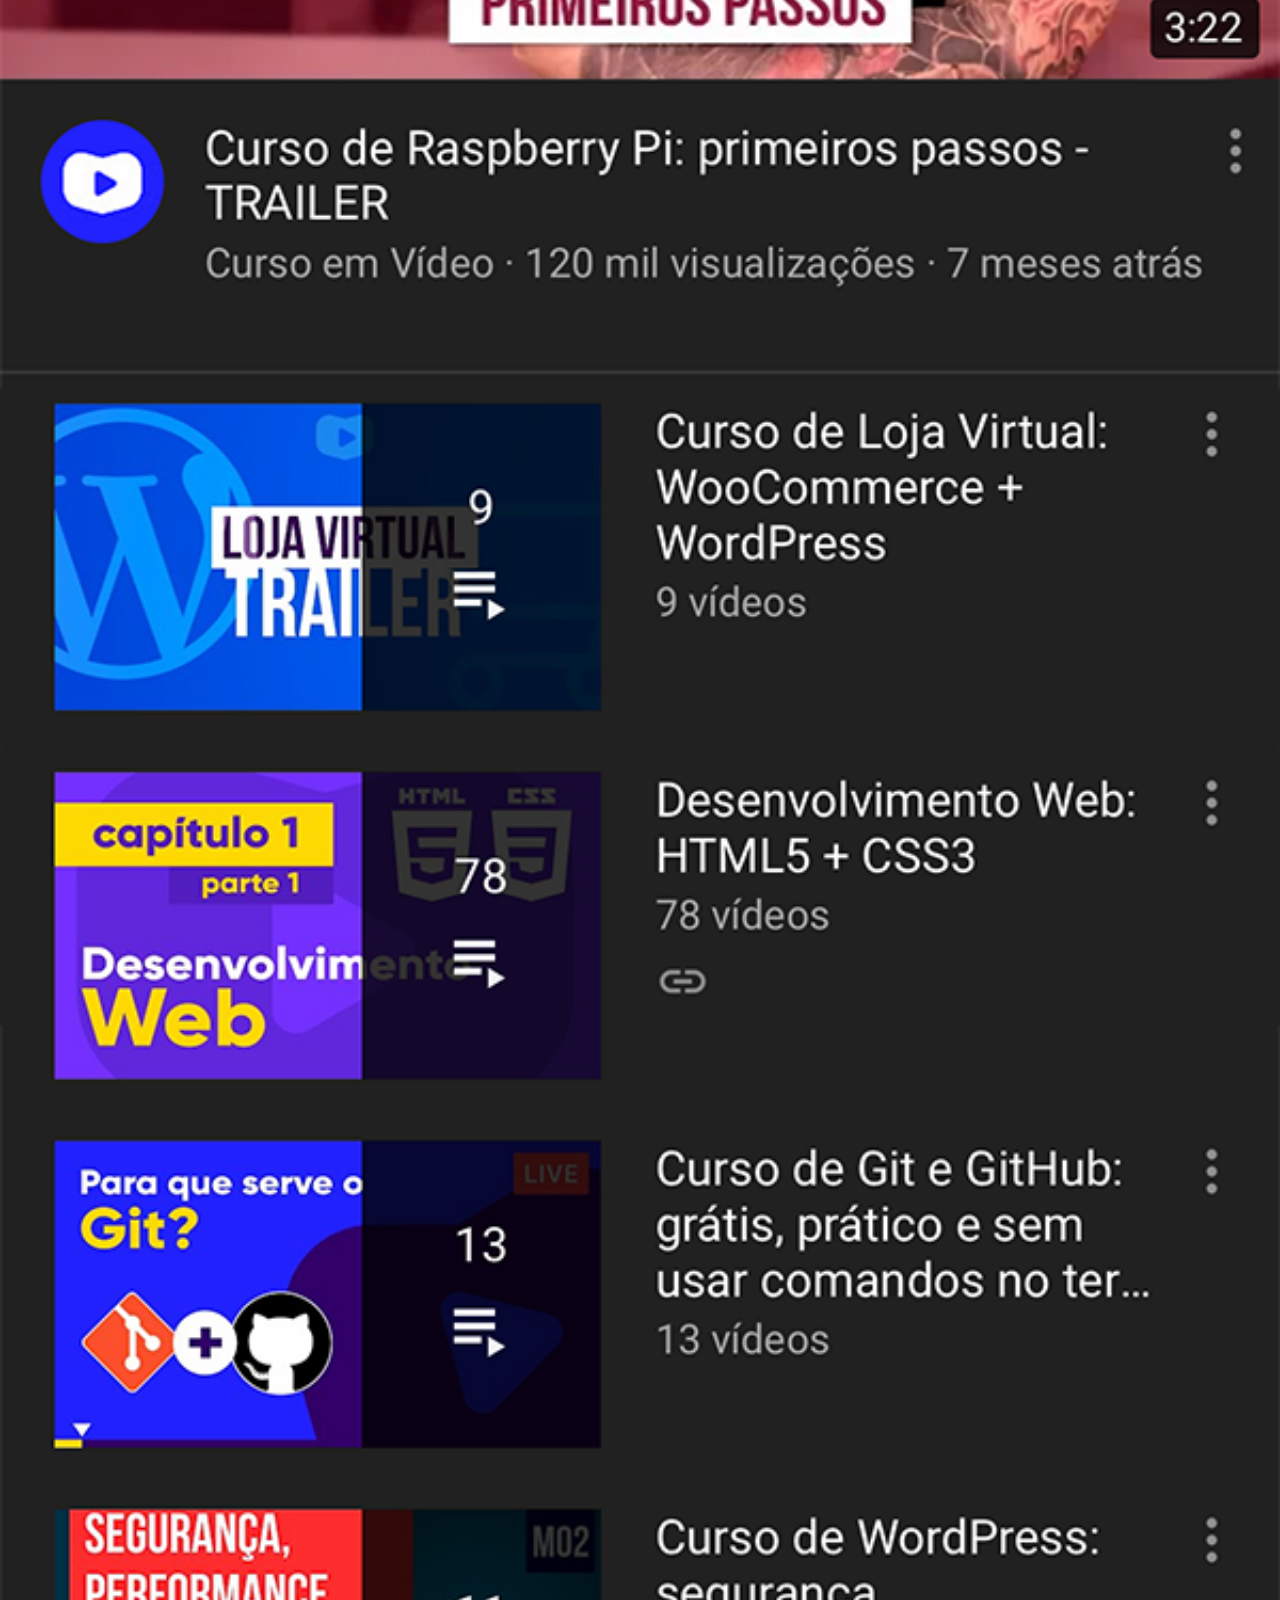
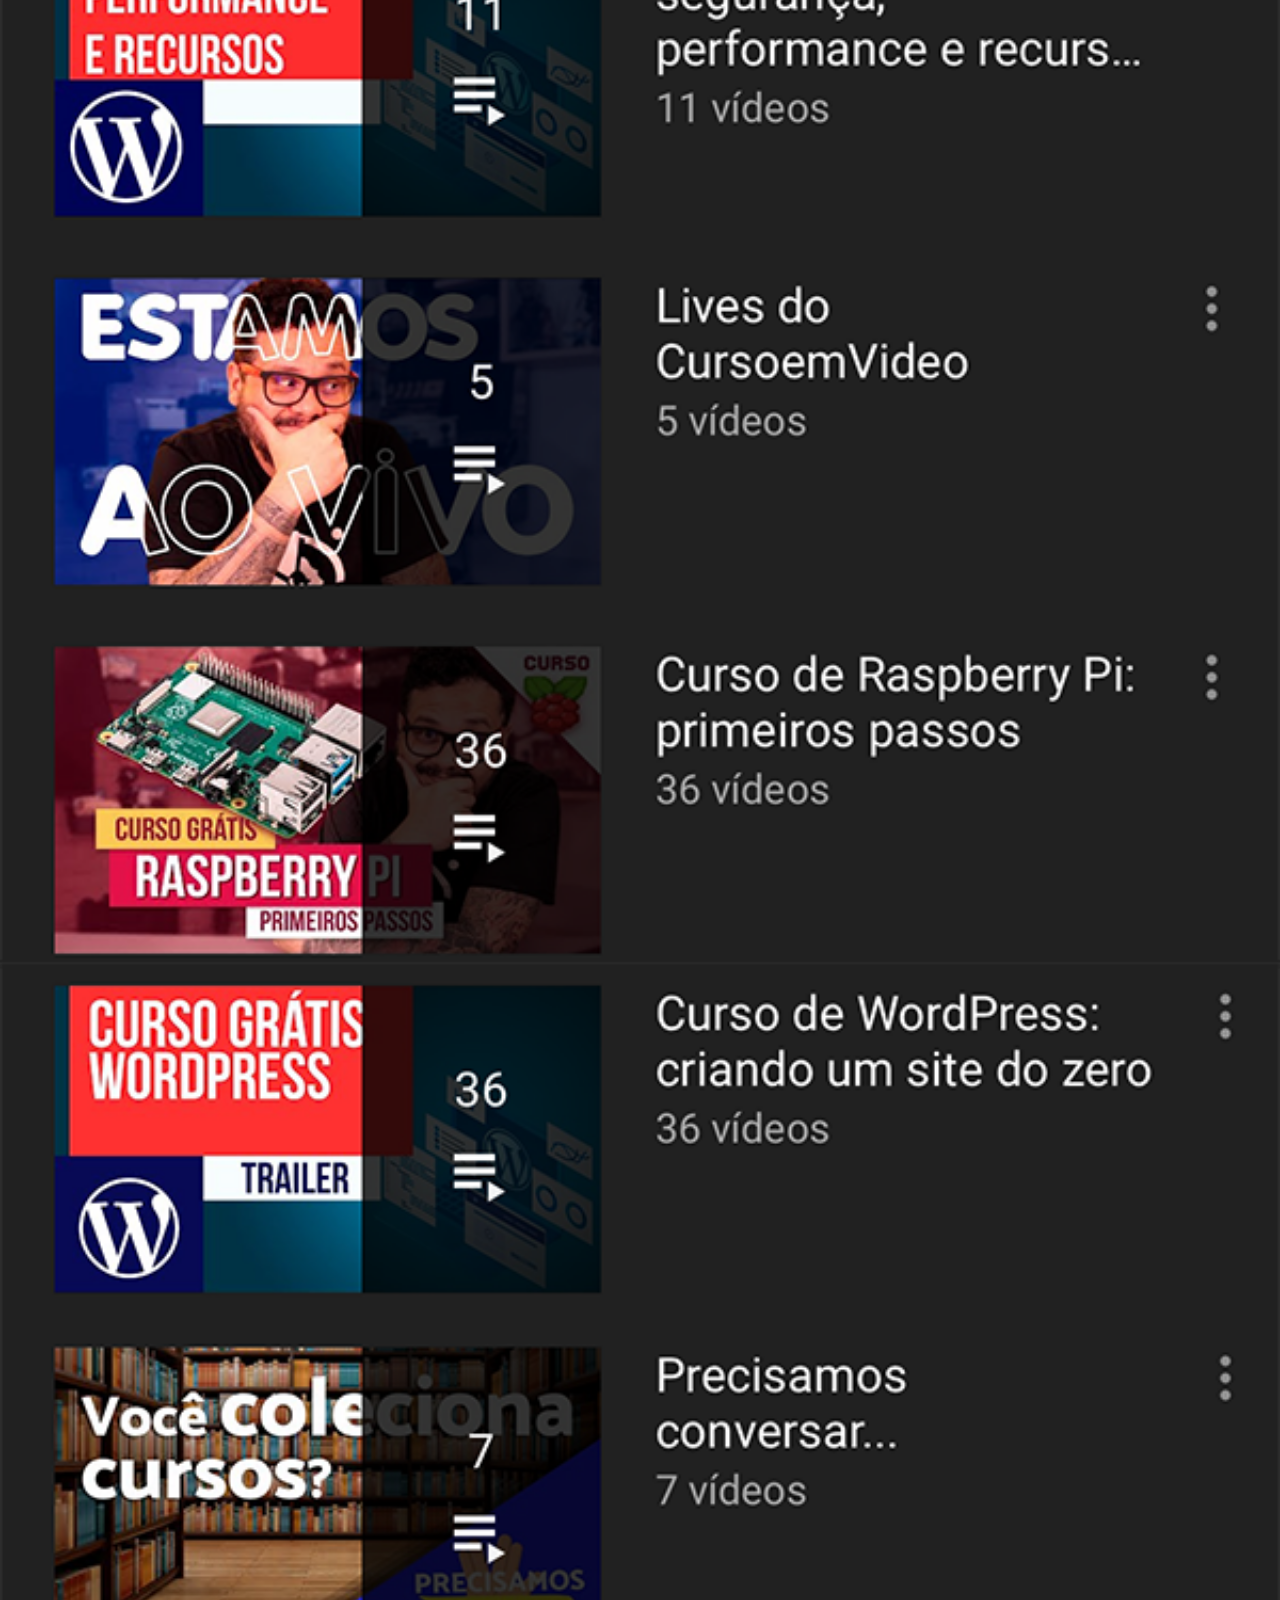
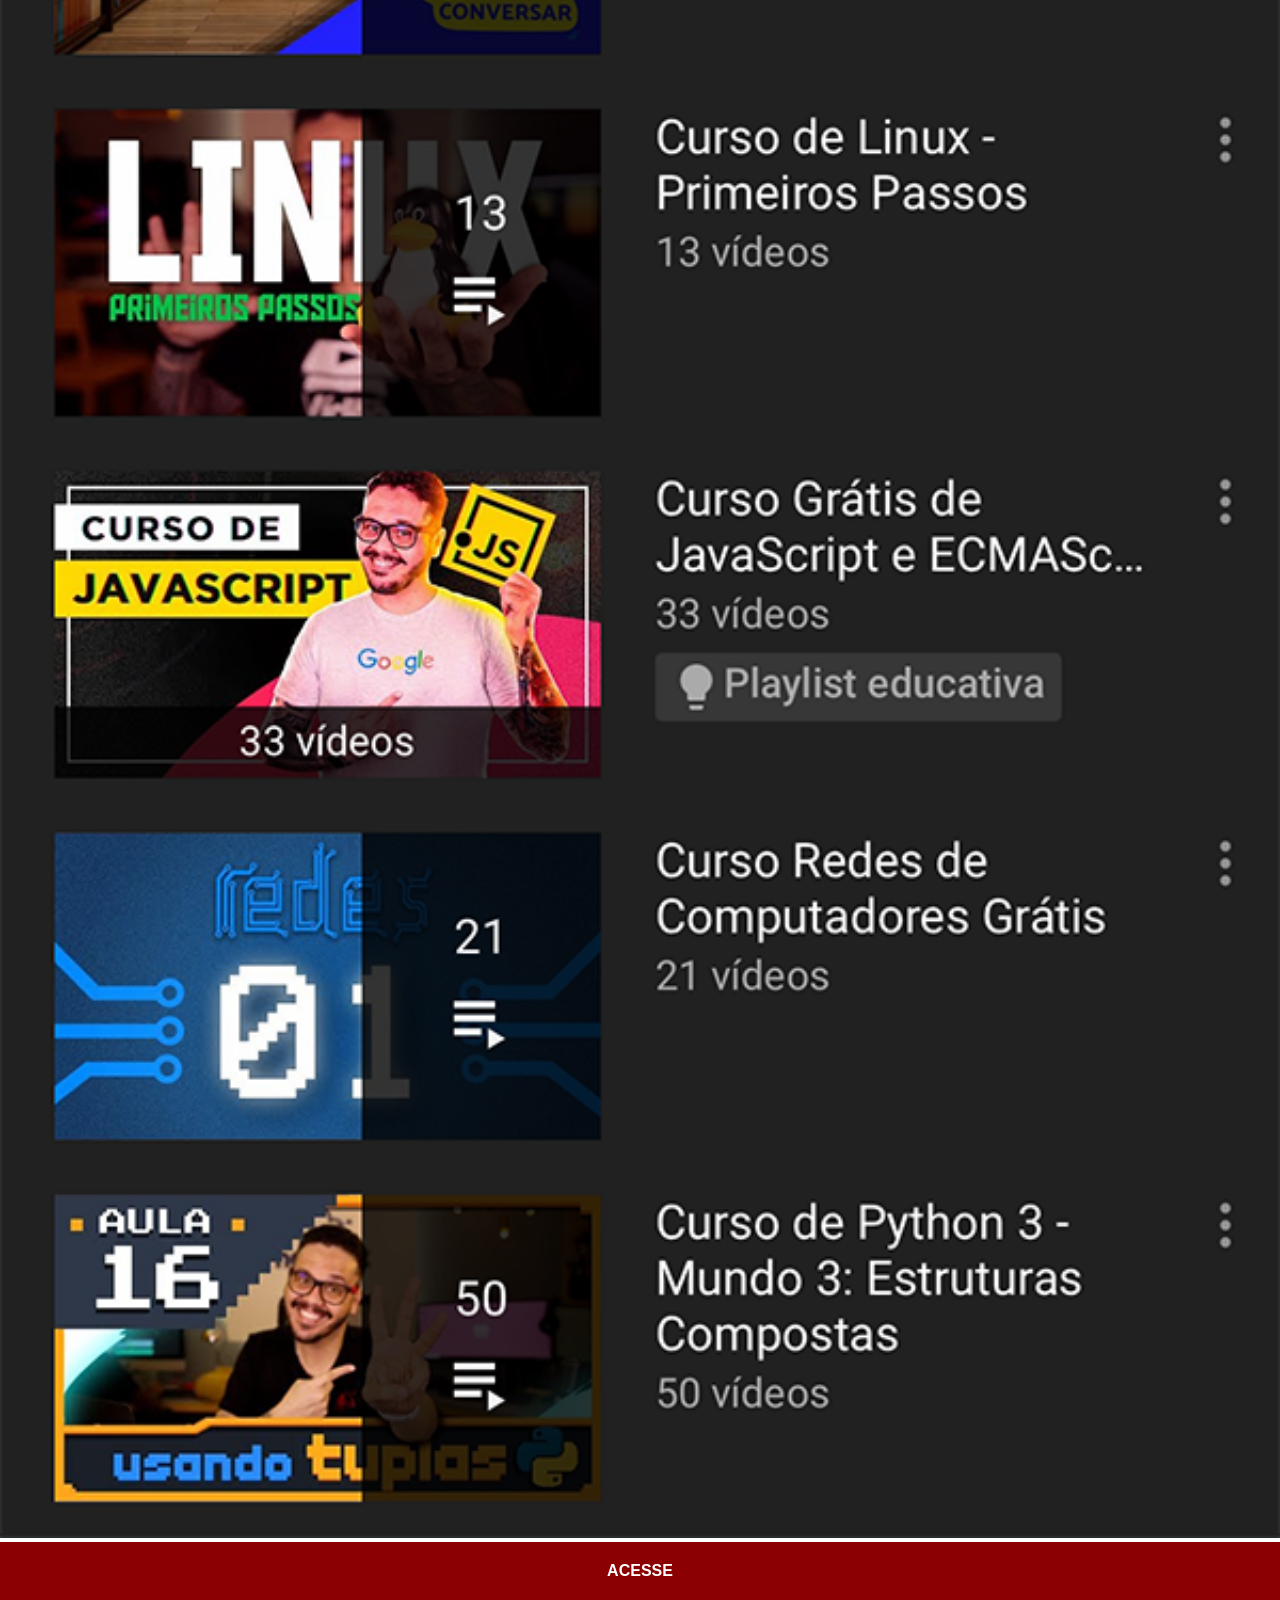
<file: youtube.html>
<!DOCTYPE html>
<html lang="pt-pt">
<head>
    <meta charset="UTF-8">
    <meta name="viewport" content="width=device-width, initial-scale=1.0">
    <title>YouTube</title>
    <style>
        * {
            margin: 0px;
            padding: 0px;
            font-family: Arial, Helvetica, sans-serif;
        }

        ::-webkit-scrollbar {
            width: 0px;
            height: 0px;
        }

        img {
            width: 100vw;
        }

        a {
            display: block;
            background-color: darkred;
            color: white;
            padding: 20px;
            text-align: center;
            font-weight: bolder;
            text-decoration: none;
        }
    </style>
</head>
<body>
    <img src="imagens/tela-youtube.png" alt="YouTube">
    <a href="https://www.youtube.com/@cursoemvideo/playlists" target="_blank">ACESSE</a>
</body>
</html>
</file>
<file: estilos/style.css>
@charset "UTF-8";

* {
    margin: 0px;
    padding: 0px;
    font-family: Arial, Helvetica, sans-serif;
}

html, body {
    height: 100vh;
    width: 100vw;
    background-color: black;
}

body {
    background: url('../imagens/fundo-madeira.jpg') no-repeat top center;
    background-size: cover;
    background-attachment: fixed;
}

main {
    position: relative;
    height: 100vh;
}

section#telefone {
    position: absolute;
    top: 50%;
    left: 50%;
    transform: translate(-50%,-50%);
    height: 627px;
    width: 311px;
    background: url(../imagens/frame-iphone.png) no-repeat;
}

iframe#tela {
    position: relative;
    top: 80px;
    left: 22px;
    width: 267px;
    height: 471px;
}

section#redes-sociais {
    text-align: right;
}

section#redes-sociais img {
    box-sizing: border-box;
    width: 50px;
    height: 50px;
    margin: 10px;
    border-radius: 50%;
    box-shadow: 2px 2px 5px rgba(0, 0, 0, 0.400);
}

section#redes-sociais img:hover {
    border: 2px solid rgba(255, 255, 255, 0.637);
    transform: translate(-3px, -3px);
    box-shadow: 5px 5px 10px rgba(0, 0, 0, 0.623);
    transition: transform .3s, border .3s;
}
</file>
<file: estilos/social.css>
@charset "UTF-8";

* {
            margin: 0px;
            padding: 0px;
            font-family: Arial, Helvetica, sans-serif;
        }

        ::-webkit-scrollbar {
            width: 0px;
            height: 0px;
        }

        img {
            width: 100vw;
        }

        a {
            display: block;
            background-color: darkred;
            color: white;
            padding: 20px;
            text-align: center;
            font-weight: bolder;
            text-decoration: none;
        }
</file>
